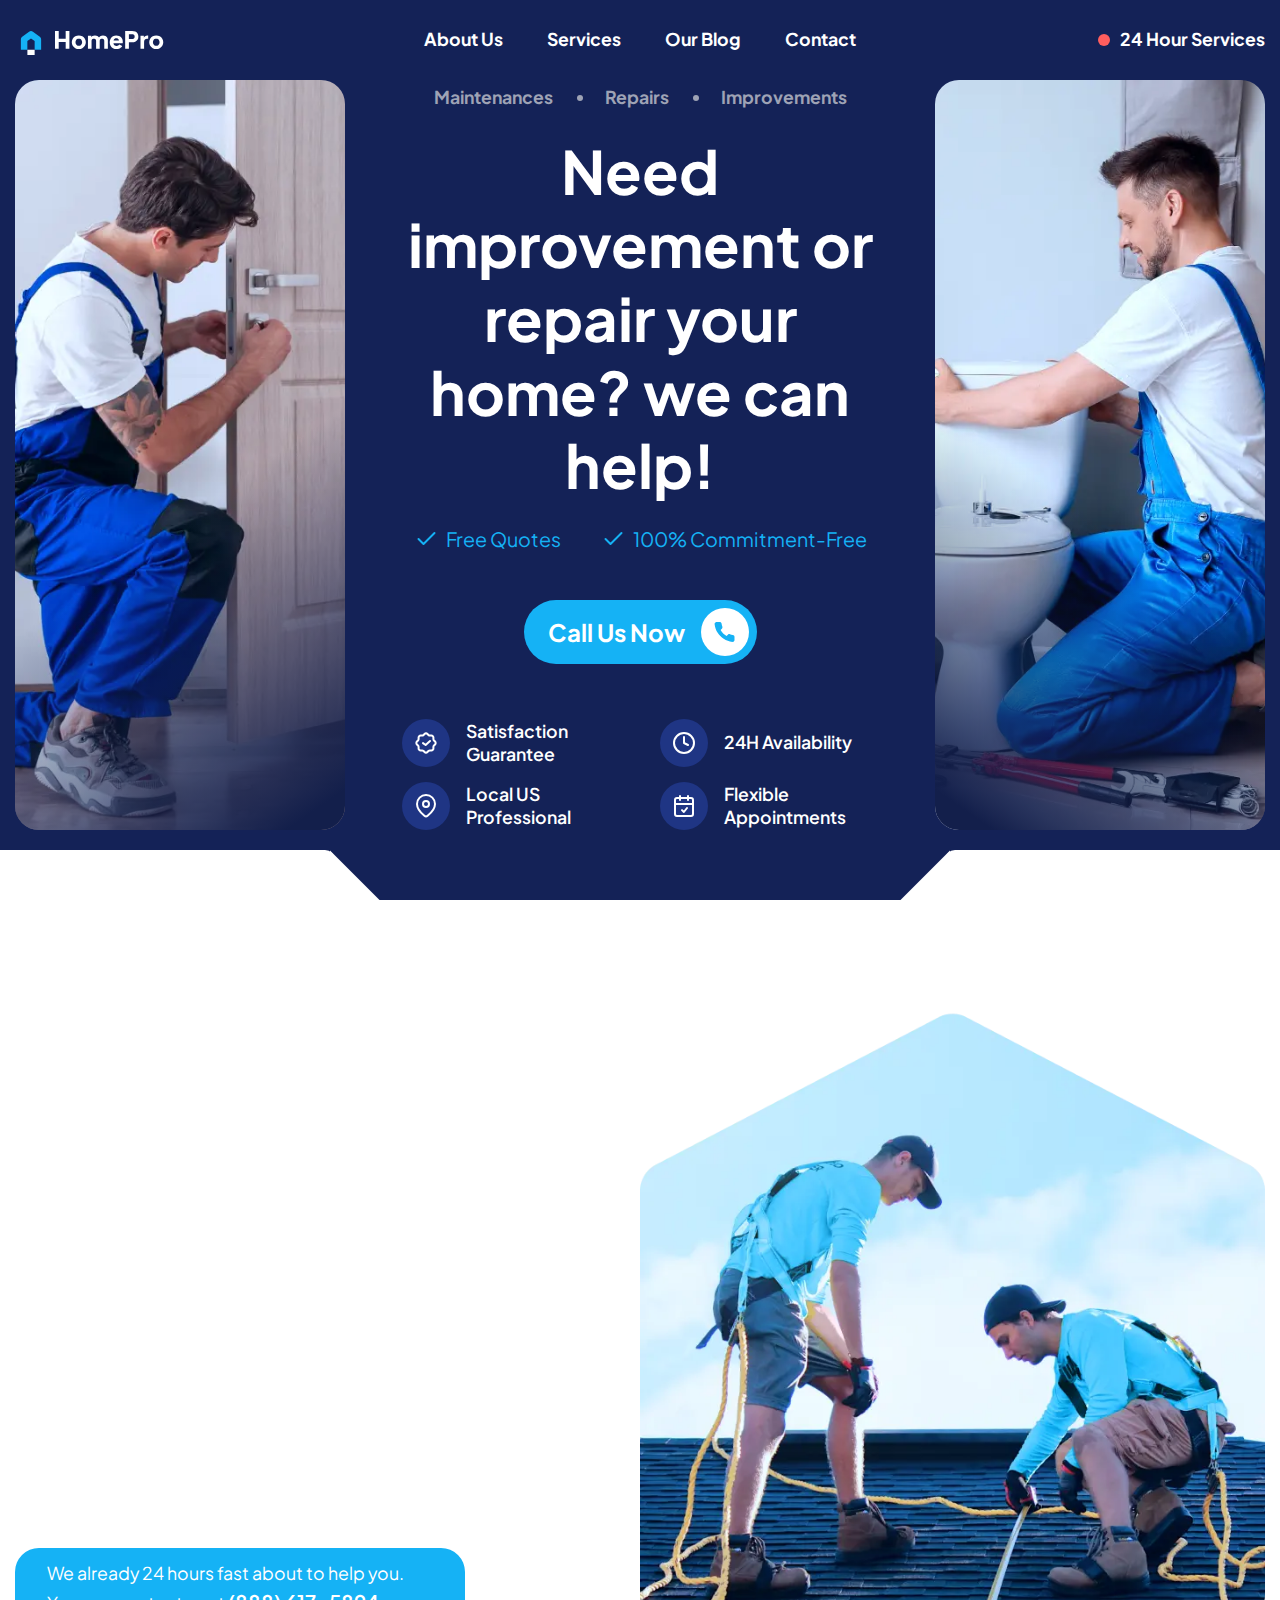
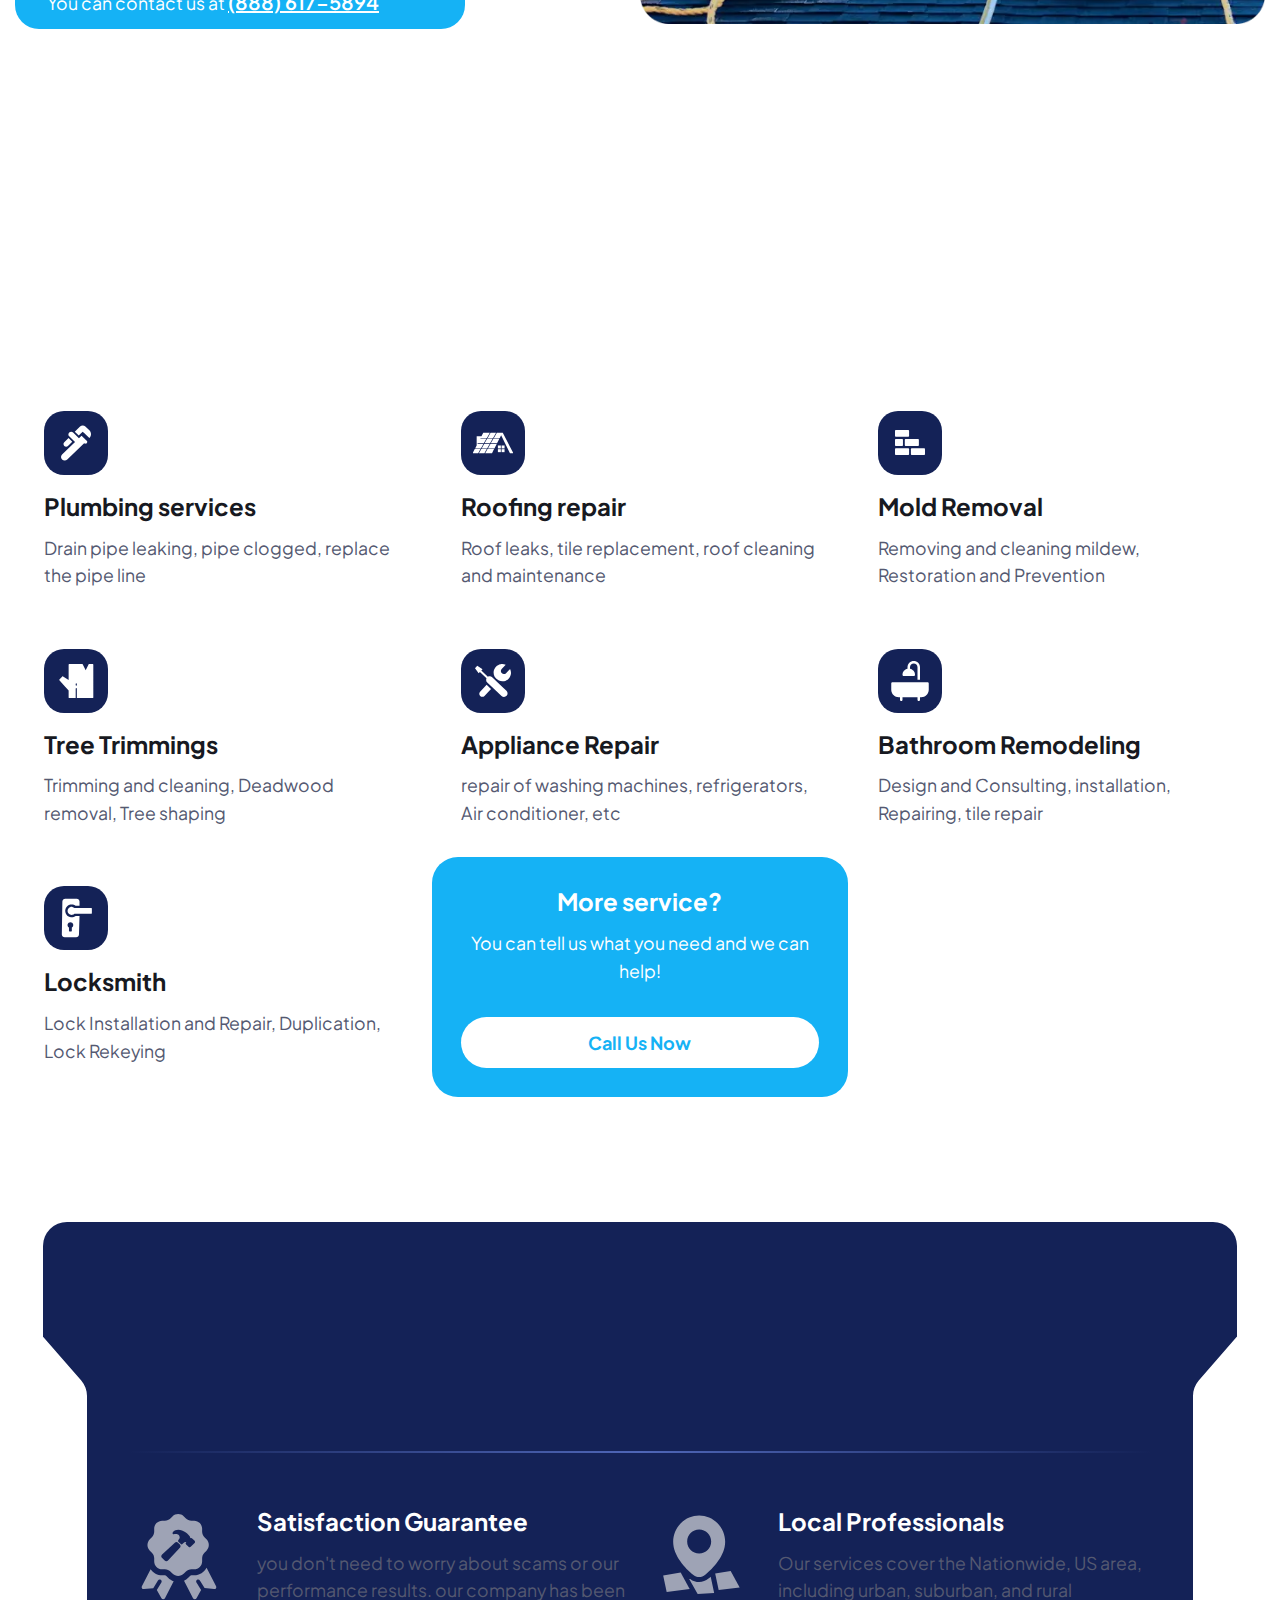
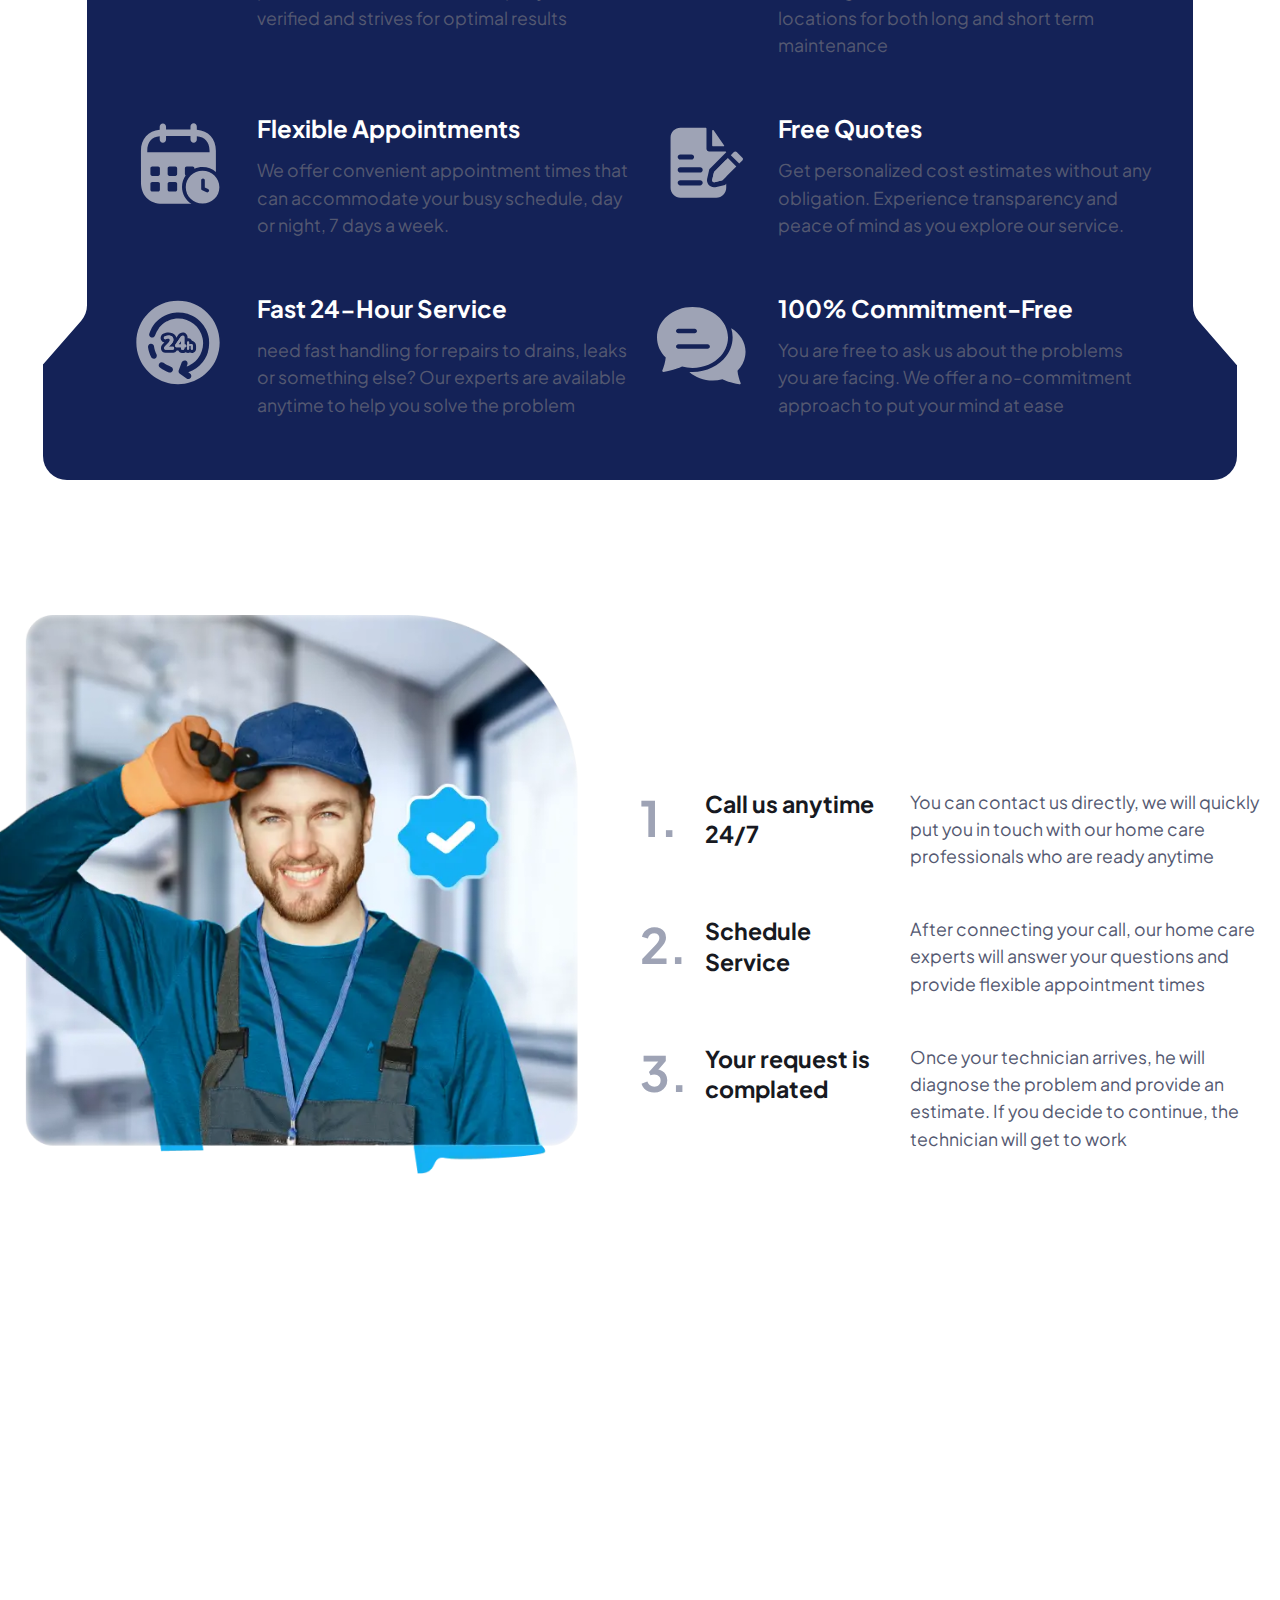
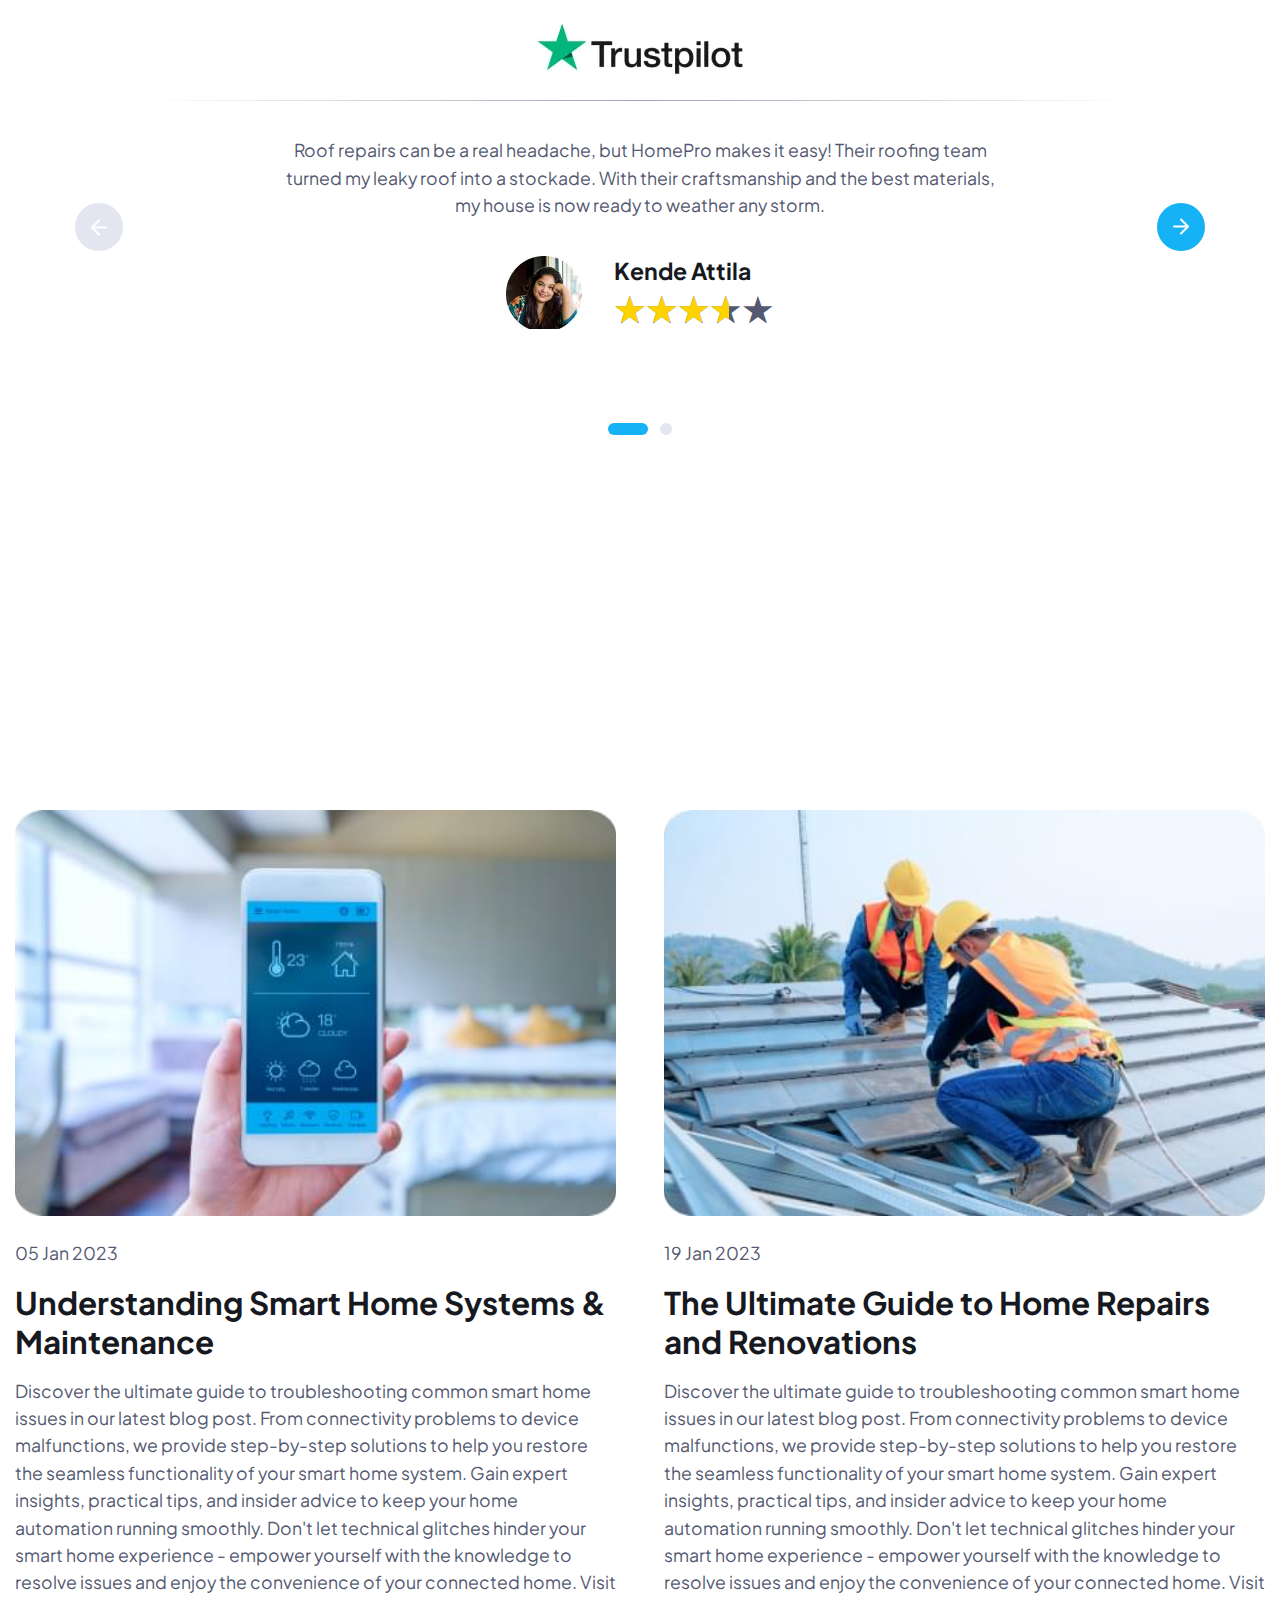
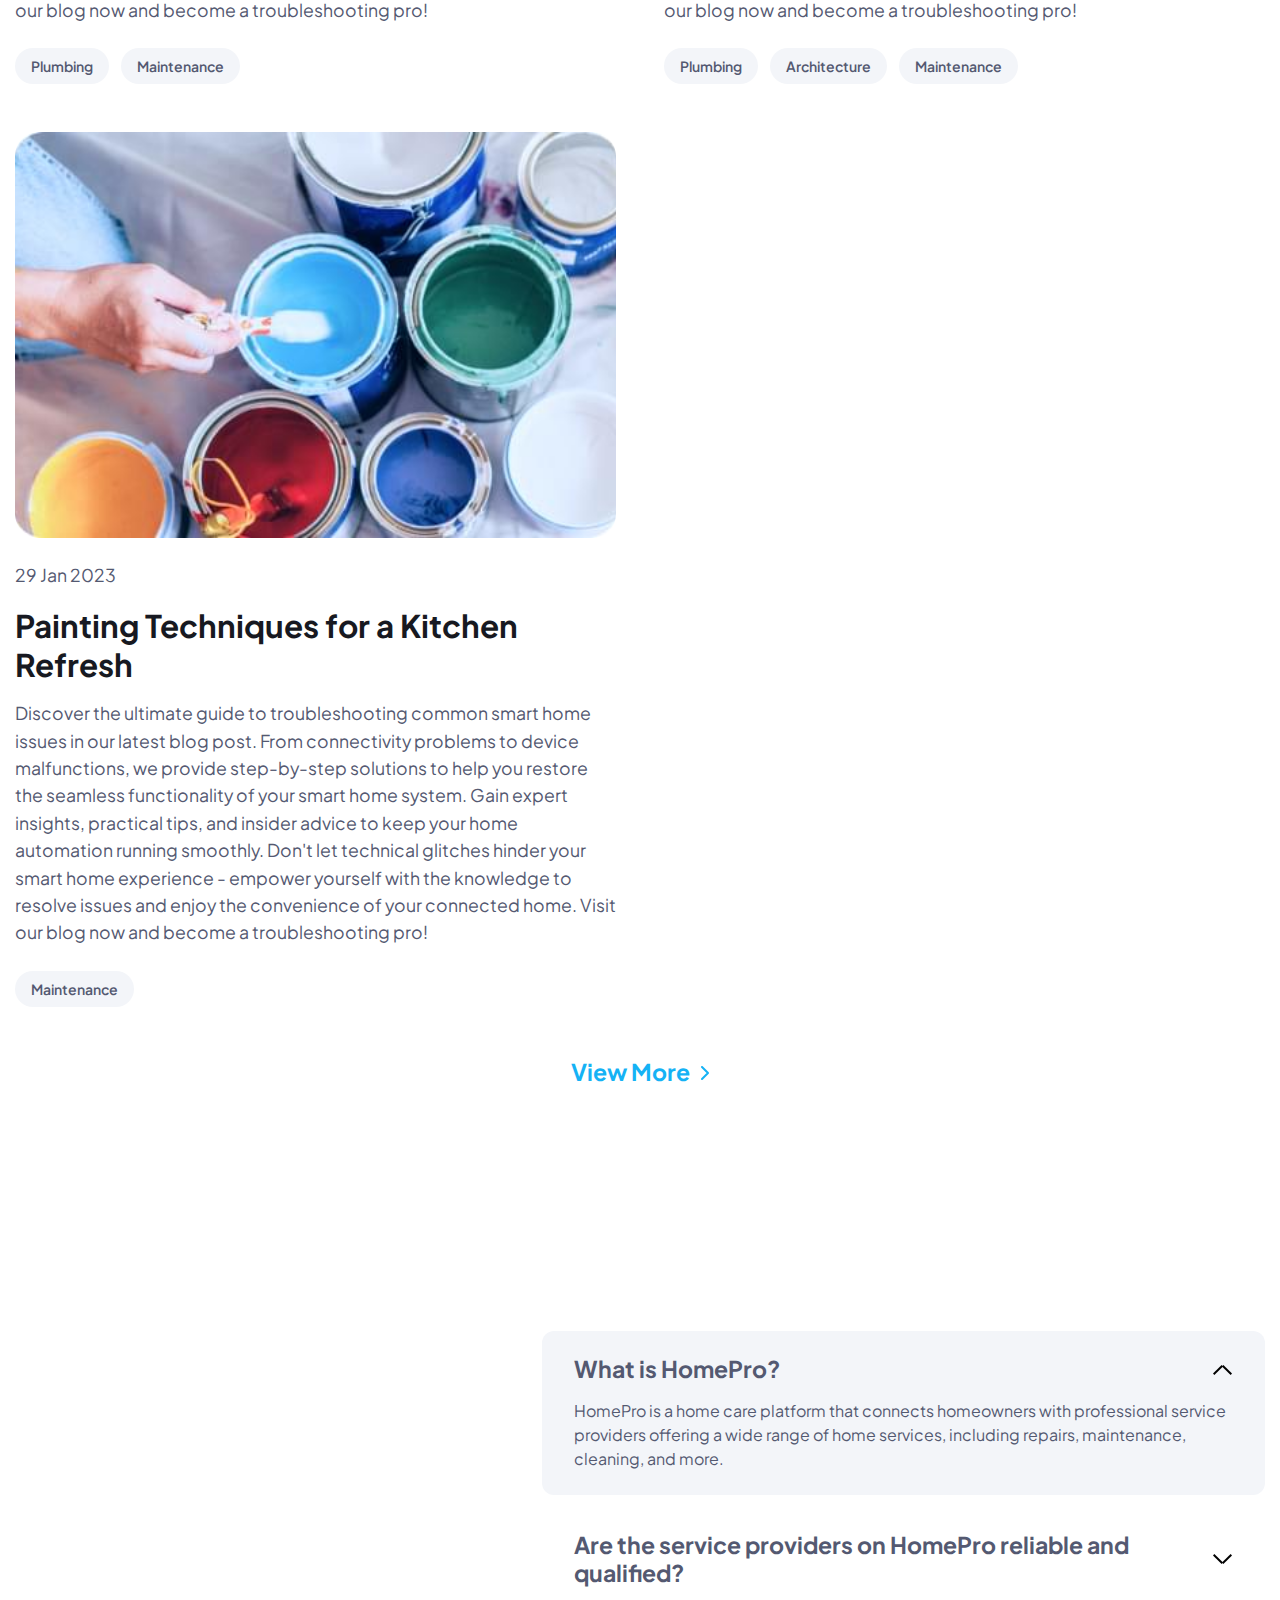
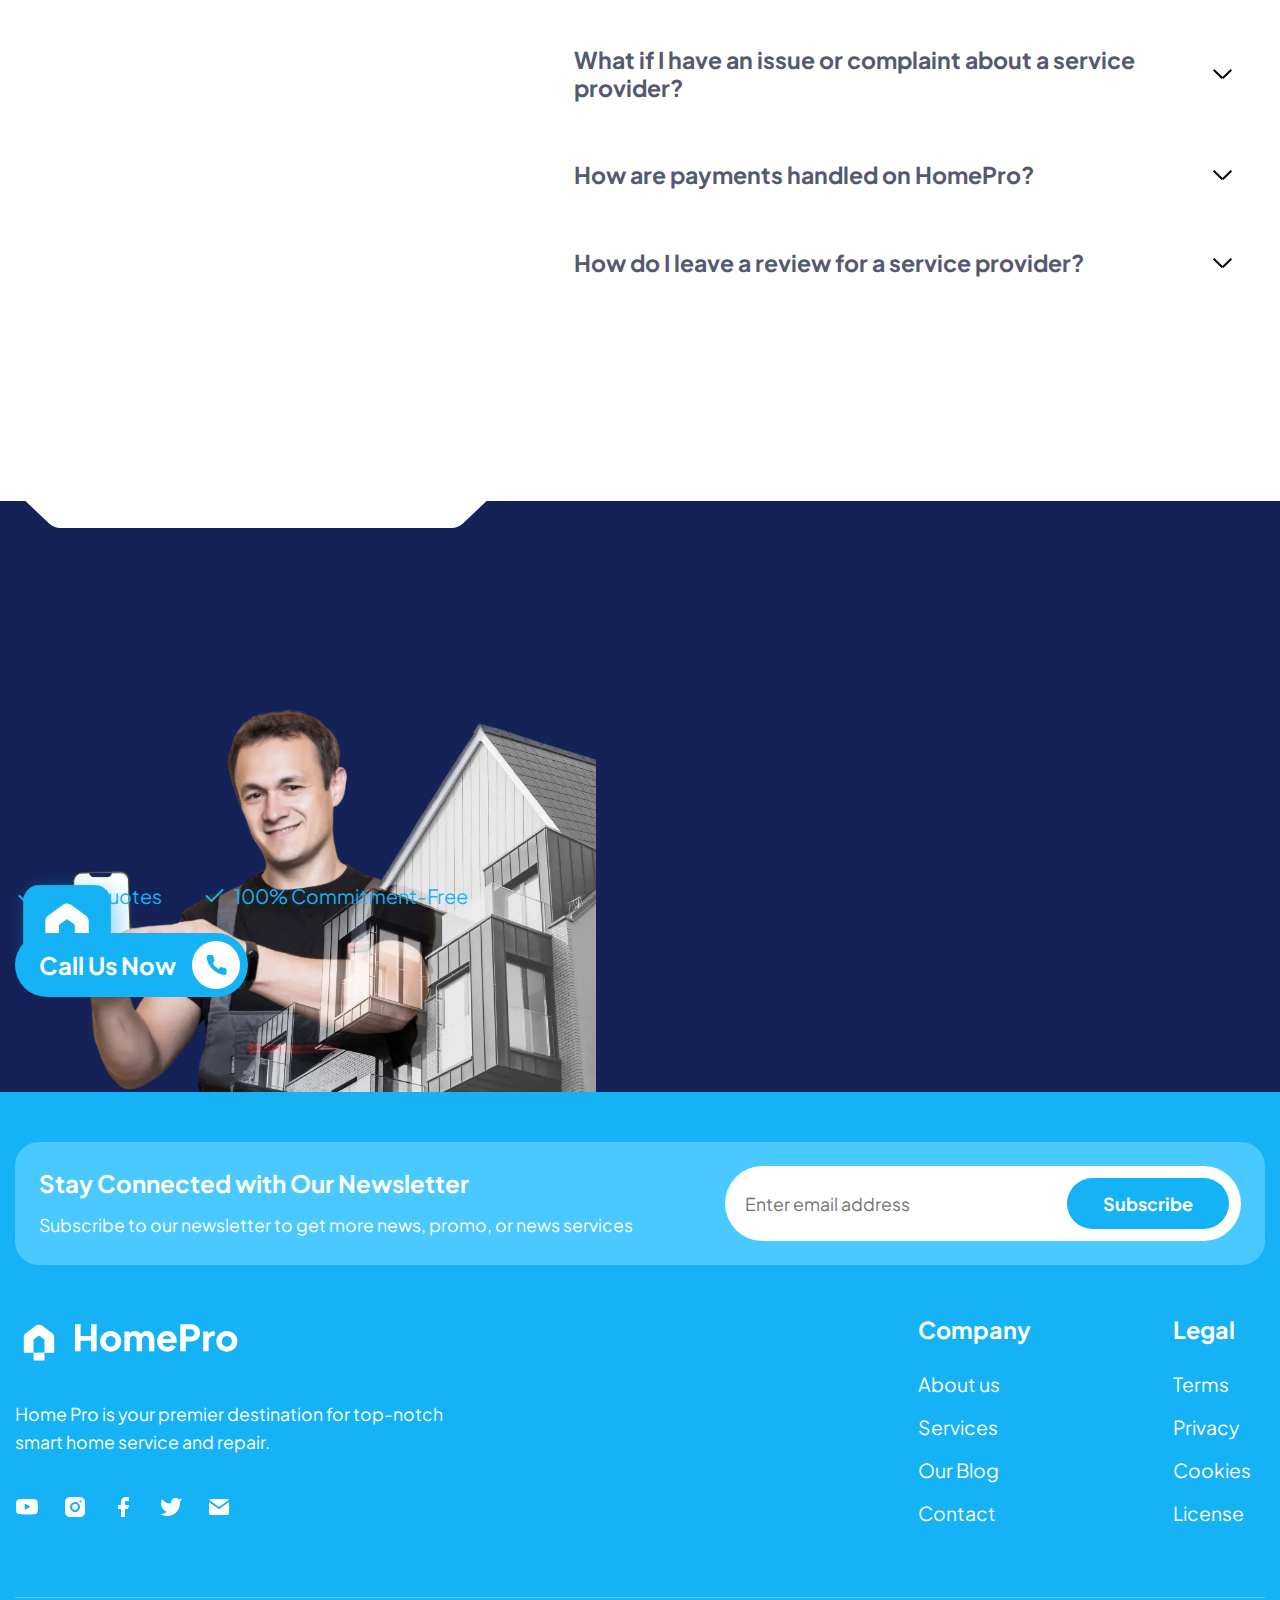
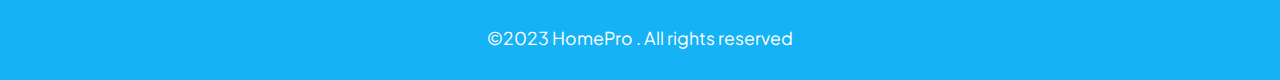
<file: index.html>
<!doctype html>
<html lang="en">
<!-- head -->

<head>
	<title>HomePro</title>
	<meta charset="UTF-8" />
	<meta name="format-detection" content="telephone=no" />
	<style>
		body {
			opacity: 0;
		}
	</style>
	<link rel="stylesheet" href="css/style.min.css?_v=20231106171034" />
	<link rel="shortcut icon" href="favicon.ico" />
	<!-- <meta name="robots" content="noindex, nofollow"> -->
	<meta name="viewport" content="width=device-width, initial-scale=1.0" />
</head>

<!-- head -->

<body>
	<div class="wrapper">
		<!-- headed -->
		<header class="header">
			<div class="header__container">
				<div class="header__logo">
					<img src="img/logo.svg" alt="" />
				</div>
				<div class="header__menu menu">
					<button type="button" class="menu__icon icon-menu"><span></span></button>
					<nav class="menu__body">
						<ul class="menu__list">
							<li class="menu__item">
								<a href="#" data-goto=".about" class="menu__link">About Us</a>
							</li>
							<li class="menu__item">
								<a href="#" data-goto=".services" class="menu__link">Services</a>
							</li>
							<li class="menu__item">
								<a href="#" data-goto=".blog" class="menu__link">Our Blog</a>
							</li>
							<li class="menu__item">
								<a href="#" data-goto=".talk" class="menu__link">Contact </a>
							</li>
						</ul>
					</nav>
				</div>
				<div data-da=".menu__body, 767.98" class="header__schedule">
					24 Hour Services
				</div>
			</div>
		</header>

		<!-- headed -->
		<main class="page">
			<!-- components -->
			<!-- <div class="block-header">
					<h2 class="block-header__title"></h2>
					<div class="block-header__text">
						<p></p>
					</div>
				</div> -->
			<!-- components -->

			<!-- hero -->
			<section data-watch class="hero">
				<div class="hero__image-ibg hero__image-ibg--left">
					<picture><source srcset="img/hero/image-left.webp" type="image/webp"><img src="img/hero/image-left.jpg" alt="img" /></picture>
				</div>
				<div class="hero__body">
					<div class="hero__content">
						<div class="hero__main">
							<ul class="hero__items items-hero">
								<li class="items-hero__item">Maintenances</li>
								<li class="items-hero__item">Repairs</li>
								<li class="items-hero__item">Improvements</li>
							</ul>
							<div class="hero__block-header block-header block-header--center">
								<h1 class="block-header__title block-header__title--big block-header__title--white">
									Need improvement or repair your home? we can help!
								</h1>
							</div>
							<ul class="hero__done done">
								<li class="done__item">Free Quotes</li>
								<li class="done__item">100% Commitment-Free</li>
							</ul>
						</div>
						<a href="#" class="hero__button button button--icon">
							<span>Call Us Now</span>
						</a>
					</div>
					<div class="hero__advantages advantages-hero">
						<div class="advantages-hero__item">
							<div class="advantages-hero__icon">
								<img src="img/icons/guarantee.svg" alt="icon" />
							</div>
							<div class="advantages-hero__text">
								<p>Satisfaction Guarantee</p>
							</div>
						</div>
						<div class="advantages-hero__item">
							<div class="advantages-hero__icon">
								<img src="img/icons/clock.svg" alt="icon" />
							</div>
							<div class="advantages-hero__text">
								<p>24H Availability</p>
							</div>
						</div>
						<div class="advantages-hero__item">
							<div class="advantages-hero__icon">
								<img src="img/icons/map-pin.svg" alt="icon" />
							</div>
							<div class="advantages-hero__text">
								<p>Local US Professional</p>
							</div>
						</div>
						<div class="advantages-hero__item">
							<div class="advantages-hero__icon">
								<img src="img/icons/calendar.svg" alt="icon" />
							</div>
							<div class="advantages-hero__text">
								<p>Flexible Appointments</p>
							</div>
						</div>
					</div>
				</div>
				<div class="hero__image-ibg hero__image-ibg--right">
					<picture><source srcset="img/hero/image-right.webp" type="image/webp"><img src="img/hero/image-right.jpg" alt="img" /></picture>
				</div>
				<div class="hero__decor decor-hero">
					<div class="decor-hero__item"></div>
					<div class="decor-hero__item"></div>
				</div>
			</section>

			<!-- hero -->

			<!-- about -->
			<section data-watch="navigator" data-watch-threshold="0.3" class="about">
				<div class="about__container">
					<div class="about__body">
						<div class="about__block-header block-header">
							<h2 class="block-header__title">Professional for your home services</h2>
							<div class="block-header__text">
								<p>
									You need help for home care? We are home care professionals focused
									in the US region. We provide several services that support home
									services
								</p>
							</div>
						</div>
						<ul class="about__items">
							<li class="about__item">Repair and Installation</li>
							<li class="about__item">Maintenance</li>
							<li class="about__item">Home Security about</li>
							<li class="about__item">Plumbing</li>
							<li class="about__item">Budget-friendly</li>
							<li class="about__item">Eco-friendly solutions</li>
						</ul>
						<div class="about__info">
							We already 24 hours fast about to help you. You can contact us at
							<a href="tel:8886175894">(888) 617-5894</a>
						</div>
					</div>
					<div class="about__image">
						<picture><source srcset="img/about/mens.webp" type="image/webp"><img src="img/about/mens.png" alt="img" /></picture>
					</div>
				</div>
			</section>

			<!-- about -->

			<!-- services -->
			<section data-watch="navigator" data-watch-threshold="0.3" class="services">
				<div class="services__container">
					<div class="services__block-header block-header block-header--center">
						<h2 class="block-header__title">Our Services</h2>
						<div class="block-header__text">
							<p>
								You have problems with leaking pipes, broken tiles, lost keys or want
								to tidy up the trees around you, of course you need our help!
							</p>
						</div>
					</div>
					<div class="services__items">
						<article class="services__item item-services">
							<div class="item-services__icon">
								<img src="img/icons/plumbing.svg" alt="icon" />
							</div>
							<h4 class="item-services__title">Plumbing services</h4>
							<div class="item-services__text">
								<p>Drain pipe leaking, pipe clogged, replace the pipe line</p>
							</div>
						</article>
						<article class="services__item item-services">
							<div class="item-services__icon">
								<img src="img/icons/roofting.svg" alt="icon" />
							</div>
							<h4 class="item-services__title">Roofing repair</h4>
							<div class="item-services__text">
								<p>Roof leaks, tile replacement, roof cleaning and maintenance</p>
							</div>
						</article>
						<article class="services__item item-services">
							<div class="item-services__icon">
								<img src="img/icons/mold.svg" alt="icon" />
							</div>
							<h4 class="item-services__title">Mold Removal</h4>
							<div class="item-services__text">
								<p>Removing and cleaning mildew, Restoration and Prevention</p>
							</div>
						</article>
						<article class="services__item item-services">
							<div class="item-services__icon">
								<img src="img/icons/three.svg" alt="icon" />
							</div>
							<h4 class="item-services__title">Tree Trimmings</h4>
							<div class="item-services__text">
								<p>Trimming and cleaning, Deadwood removal, Tree shaping</p>
							</div>
						</article>
						<article class="services__item item-services">
							<div class="item-services__icon">
								<img src="img/icons/appliance.svg" alt="icon" />
							</div>
							<h4 class="item-services__title">Appliance Repair</h4>
							<div class="item-services__text">
								<p>repair of washing machines, refrigerators, Air conditioner, etc</p>
							</div>
						</article>
						<article class="services__item item-services">
							<div class="item-services__icon">
								<img src="img/icons/bathroom.svg" alt="icon" />
							</div>
							<h4 class="item-services__title">Bathroom Remodeling</h4>
							<div class="item-services__text">
								<p>Design and Consulting, installation, Repairing, tile repair</p>
							</div>
						</article>
						<article class="services__item item-services">
							<div class="item-services__icon">
								<img src="img/icons/locksmith.svg" alt="icon" />
							</div>
							<h4 class="item-services__title">Locksmith</h4>
							<div class="item-services__text">
								<p>Lock Installation and Repair, Duplication, Lock Rekeying</p>
							</div>
						</article>
						<article class="services__item item-services item-services--blue">
							<h4 class="item-services__title">More service?</h4>
							<div class="item-services__text">
								<p>You can tell us what you need and we can help!</p>
							</div>
							<a href="#" class="item-services__button button button--fw button--white button--min">
								<span>Call Us Now</span>
							</a>
						</article>
					</div>
				</div>
			</section>

			<!-- services -->

			<!-- advanteges -->
			<section data-watch class="advantages">
				<div class="advantages__body">
					<div class="advantages__container">
						<div class="advantages__block-header block-header block-header--inline">
							<h2 class="block-header__title block-header__title--white">
								Fast, Friendly, and Satisfaction Guarantee
							</h2>
							<div class="block-header__text">
								<p>
									No matter how big or small your work is, whether it's for the
									interior or exterior of your home, we are ready to serve and help
									you solve your home problems.
								</p>
							</div>
						</div>
						<div class="advantages__items">
							<div class="advantages__item item-advantages">
								<div class="item-advantages__icon">
									<img src="img/icons/guarantee-filled.svg" alt="icon" />
								</div>
								<div class="item-advantages__body">
									<h4 class="item-advantages__title">Satisfaction Guarantee</h4>
									<div class="item-advantages__text">
										<p>
											you don't need to worry about scams or our performance results.
											our company has been verified and strives for optimal results
										</p>
									</div>
								</div>
							</div>
							<div class="advantages__item item-advantages">
								<div class="item-advantages__icon">
									<img src="img/icons//local-filled.svg" alt="icon" />
								</div>
								<div class="item-advantages__body">
									<h4 class="item-advantages__title">Local Professionals</h4>
									<div class="item-advantages__text">
										<p>
											Our services cover the Nationwide, US area, including urban,
											suburban, and rural locations for both long and short term
											maintenance
										</p>
									</div>
								</div>
							</div>
							<div class="advantages__item item-advantages">
								<div class="item-advantages__icon">
									<img src="img/icons/calendar-filled.svg" alt="icon" />
								</div>
								<div class="item-advantages__body">
									<h4 class="item-advantages__title">Flexible Appointments</h4>
									<div class="item-advantages__text">
										<p>
											We offer convenient appointment times that can accommodate your
											busy schedule, day or night, 7 days a week.
										</p>
									</div>
								</div>
							</div>
							<div class="advantages__item item-advantages">
								<div class="item-advantages__icon">
									<img src="img/icons/quotes-filled.svg" alt="icon" />
								</div>
								<div class="item-advantages__body">
									<h4 class="item-advantages__title">Free Quotes</h4>
									<div class="item-advantages__text">
										<p>
											Get personalized cost estimates without any obligation.
											Experience transparency and peace of mind as you explore our
											service.
										</p>
									</div>
								</div>
							</div>
							<div class="advantages__item item-advantages">
								<div class="item-advantages__icon">
									<img src="img/icons/hours-filled.svg" alt="icon" />
								</div>
								<div class="item-advantages__body">
									<h4 class="item-advantages__title">Fast 24-Hour Service</h4>
									<div class="item-advantages__text">
										<p>
											need fast handling for repairs to drains, leaks or something
											else? Our experts are available anytime to help you solve the
											problem
										</p>
									</div>
								</div>
							</div>
							<div class="advantages__item item-advantages">
								<div class="item-advantages__icon">
									<img src="img/icons/commitment-filled.svg" alt="icon" />
								</div>
								<div class="item-advantages__body">
									<h4 class="item-advantages__title">100% Commitment-Free</h4>
									<div class="item-advantages__text">
										<p>
											You are free to ask us about the problems you are facing. We
											offer a no-commitment approach to put your mind at ease
										</p>
									</div>
								</div>
							</div>
						</div>
					</div>
				</div>
			</section>

			<!-- advanteges -->

			<!-- how -->
			<section data-watch class="how">
				<div class="how__container">
					<div class="how__image">
						<picture><source srcset="img/how/worker.webp" type="image/webp"><img src="img/how/worker.jpg" alt="img" /></picture>
					</div>
					<div class="how__content">
						<div class="how__block-header block-header">
							<h2 class="block-header__title">How HomePro works?</h2>
						</div>
						<ol class="how__list list-how">
							<li class="list-how__item">
								<span class="list-how__title">Call us anytime 24/7</span>
								<span class="list-how__text text">
									You can contact us directly, we will quickly put you in touch with
									our home care professionals who are ready anytime
								</span>
							</li>
							<li class="list-how__item">
								<span class="list-how__title">Schedule Service</span>
								<span class="list-how__text text">
									After connecting your call, our home care experts will answer your
									questions and provide flexible appointment times
								</span>
							</li>
							<li class="list-how__item">
								<span class="list-how__title">Your request is complated</span>
								<span class="list-how__text text">
									Once your technician arrives, he will diagnose the problem and
									provide an estimate. If you decide to continue, the technician will
									get to work
								</span>
							</li>
						</ol>
					</div>
				</div>
			</section>

			<!-- how -->

			<!-- rewievs -->
			<section data-watch class="reviews">
				<div class="reviews__container">
					<div class="reviews__block-header block-header block-header--center">
						<h2 class="block-header__title">
							Here our original reviews from trusted platform
						</h2>
					</div>
					<div class="reviews__body">
						<div class="reviews__slider swiper">
							<div class="reviews__wrapper swiper-wrapper">
								<div class="reviews__slide slide-reviews swiper-slide">
									<div class="slide-reviews__logo">
										<picture><source srcset="img/review/trustpilot.webp" type="image/webp"><img src="img/review/trustpilot.jpg" alt="logo" /></picture>
									</div>
									<div class="slide-reviews__text text">
										<p>
											Roof repairs can be a real headache, but HomePro makes it easy!
											Their roofing team turned my leaky roof into a stockade. With
											their craftsmanship and the best materials, my house is now
											ready to weather any storm.
										</p>
									</div>
									<div class="slide-reviews__user">
										<div class="slide-reviews__avatar">
											<picture><source srcset="img/review/avatar.webp" type="image/webp"><img src="img/review/avatar.jpg" alt="ava" /></picture>
										</div>
										<div class="slide-reviews__body">
											<div class="slide-reviews__name">Kende Attila</div>
											<div class="slide-reviews__rating rating">
												<div class="rating__body">
													<div class="rating__active"></div>
													<div class="rating__items">
														<input type="radio" class="rating__item" value="1" name="rating" />
														<input type="radio" class="rating__item" value="2" name="rating" />
														<input type="radio" class="rating__item" value="3" name="rating" />
														<input type="radio" class="rating__item" value="4" name="rating" />
														<input type="radio" class="rating__item" value="5" name="rating" />
													</div>
												</div>
												<div class="rating__value">3.6</div>
											</div>
										</div>
									</div>
								</div>
								<div class="reviews__slide slide-reviews swiper-slide">
									<div class="slide-reviews__logo">
										<picture><source srcset="img/review/trustpilot.webp" type="image/webp"><img src="img/review/trustpilot.jpg" alt="logo" /></picture>
									</div>
									<div class="slide-reviews__text text">
										<p>
											Roof repairs can be a real headache, but HomePro makes it easy!
											Their roofing team turned my leaky roof into a stockade. With
											their craftsmanship and the best materials, my house is now
											ready to weather any storm.
										</p>
									</div>
									<div class="slide-reviews__user">
										<div class="slide-reviews__avatar">
											<picture><source srcset="img/review/avatar.webp" type="image/webp"><img src="img/review/avatar.jpg" alt="ava" /></picture>
										</div>
										<div class="slide-reviews__body">
											<div class="slide-reviews__name">Kende Attila</div>
											<div class="slide-reviews__rating rating">
												<div class="rating__body">
													<div class="rating__active"></div>
													<div class="rating__items">
														<input type="radio" class="rating__item" value="1" name="rating" />
														<input type="radio" class="rating__item" value="2" name="rating" />
														<input type="radio" class="rating__item" value="3" name="rating" />
														<input type="radio" class="rating__item" value="4" name="rating" />
														<input type="radio" class="rating__item" value="5" name="rating" />
													</div>
												</div>
												<div class="rating__value">3.6</div>
											</div>
										</div>
									</div>
								</div>
							</div>
						</div>
						<button type="button" class="reviews__arrow reviews__arrow--left"></button>
						<button type="button" class="reviews__arrow reviews__arrow--right"></button>
						<div class="reviews__bullets"></div>
					</div>
				</div>
			</section>

			<!-- rewievs -->

			<!-- blog -->
			<section data-watch="navigator" data-watch-threshold="0.3" class="blog">
				<div class="blog__container">
					<div class="blog__block-header block-header block-header--center">
						<h2 class="block-header__title">Explore Insights in Our Blog</h2>
						<div class="block-header__text">
							<p>
								Find lots of insights and information on our blog. Explore, learn, and
								get inspired today.
							</p>
						</div>
					</div>
					<div class="blog__items">
						<!-- <article class="blog__item item-blog">
				<a href="#" class="item-blog__image-ibg">
					<picture><source srcset="img/blog/smart-home.webp" type="image/webp"><img src="img/blog/smart-home.jpg" alt="image" /></picture>
				</a>
				<div class="item-blog__date">19 Jan 2023</div>
				<h4 class="item-blog__title">
					<a href="#" class="item-blog__link-title">
						Understanding Smart Home Systems & Maintenance
					</a>
				</h4>
				<div class="item-blog__text text">
					<p>
						Discover the ultimate guide to troubleshooting common smart home
						issues in our latest blog post. From connectivity problems to device
						malfunctions, we provide step-by-step solutions to help you restore
						the seamless functionality of your smart home system. Gain expert
						insights, practical tips, and insider advice to keep your home
						automation running smoothly. Don't let technical glitches hinder
						your smart home experience - empower yourself with the knowledge to
						resolve issues and enjoy the convenience of your connected home.
						Visit our blog now and become a troubleshooting pro!
					</p>
				</div>
				<div class="item-blog__tags">
					<a href="#" class="item-blog__tag"> Plumbing </a>
					<a href="#" class="item-blog__tag"> Architecture </a>
					<a href="#" class="item-blog__tag"> Maintenance </a>
				</div>
			</article> -->
					</div>
					<button hidden type="button" class="blog__view-more">View More</button>
				</div>
			</section>

			<!-- blog -->

			<!-- questions -->
			<section data-watch class="questions">
				<div class="questions__container">
					<div class="questions__block-header block-header">
						<h2 class="block-header__title">Frequently Asked Questions</h2>
						<div class="block-header__text">
							<p>Still need help? <a href="#">Get Help Now</a></p>
						</div>
					</div>
					<div data-spollers data-one-spoller class="questions__spollers spollers-questions">
						<details data-open class="spollers-questions__item">
							<summary class="spollers-questions__title">What is HomePro?</summary>
							<div class="spollers-questions__body">
								<p>
									HomePro is a home care platform that connects homeowners with
									professional service providers offering a wide range of home
									services, including repairs, maintenance, cleaning, and more.
								</p>
							</div>
						</details>
						<details class="spollers-questions__item">
							<summary class="spollers-questions__title">
								Are the service providers on HomePro reliable and qualified?
							</summary>
							<div class="spollers-questions__body">
								<p>
									HomePro is a home care platform that connects homeowners with
									professional service providers offering a wide range of home
									services, including repairs, maintenance, cleaning, and more.
								</p>
							</div>
						</details>
						<details class="spollers-questions__item">
							<summary class="spollers-questions__title">
								What if I have an issue or complaint about a service provider?
							</summary>
							<div class="spollers-questions__body">
								<p>
									HomePro is a home care platform that connects homeowners with
									professional service providers offering a wide range of home
									services, including repairs, maintenance, cleaning, and more.
								</p>
							</div>
						</details>
						<details class="spollers-questions__item">
							<summary class="spollers-questions__title">
								How are payments handled on HomePro?
							</summary>
							<div class="spollers-questions__body">
								<p>
									HomePro is a home care platform that connects homeowners with
									professional service providers offering a wide range of home
									services, including repairs, maintenance, cleaning, and more.
								</p>
							</div>
						</details>
						<details class="spollers-questions__item">
							<summary class="spollers-questions__title">
								How do I leave a review for a service provider?
							</summary>
							<div class="spollers-questions__body">
								<p>
									HomePro is a home care platform that connects homeowners with
									professional service providers offering a wide range of home
									services, including repairs, maintenance, cleaning, and more.
								</p>
							</div>
						</details>
					</div>
				</div>
			</section>

			<!-- questions -->

			<!-- talk -->
			<section data-watch="navigator" data-watch-threshold="0.3" class="talk">
				<div class="talk__container">
					<div class="talk__content">
						<div class="talk__block-header block-header">
							<h1 class="block-header__title block-header__title--big block-header__title--white">
								Need improvement or repair your home? we can help!
							</h1>
						</div>
						<ul class="talk__done done">
							<li class="done__item">Free Quotes</li>
							<li class="done__item">100% Commitment-Free</li>
						</ul>
						<a href="#" class="talk__button button button--icon">
							<span>Call Us Now</span>
						</a>
					</div>
				</div>
				<div class="talk__image">
					<picture><source srcset="img/talk/bg-image.webp" type="image/webp"><img src="img/talk/bg-image.png" alt="image" /></picture>
				</div>
			</section>

			<!-- talk -->
		</main>
		<!-- footer -->
		<footer class="footer">
			<div class="footer__container">
				<div class="footer__content">
					<div class="footer__subscribe subscribe">
						<div class="subscribe__body">
							<h3 class="subscribe__title">Stay Connected with Our Newsletter</h3>
							<div class="subscribe__text text">
								<p>
									Subscribe to our newsletter to get more news, promo, or news
									services
								</p>
							</div>
						</div>
						<form action="#" class="subscribe__form">
							<input data-required="email" autocomplete="off" type="text" name="form[]" data-error="Enter correct email" placeholder="Enter email address" class="subscribe__input input" />
							<button type="submit" class="subscribe__button button button--min">
								Subscribe
							</button>
						</form>
					</div>
					<div class="footer__body">
						<div class="footer__info">
							<div class="footer__logo">
								<img src="img/logo-footer.svg" alt="logo" />
							</div>
							<div class="footer__text text">
								<p>
									Home Pro is your premier destination for top-notch smart home
									service and repair.
								</p>
							</div>
							<ul class="footer__social social">
								<li class="social__item">
									<a href="#" class="social__link">
										<img src="img/footer/youtube.svg" alt="icon" />
									</a>
								</li>
								<li class="social__item">
									<a href="#" class="social__link">
										<img src="img/footer/instagram.svg" alt="icon" />
									</a>
								</li>
								<li class="social__item">
									<a href="#" class="social__link">
										<img src="img/footer/facebook.svg" alt="icon" />
									</a>
								</li>
								<li class="social__item">
									<a href="#" class="social__link">
										<img src="img/footer/twitter.svg" alt="icon" />
									</a>
								</li>
								<li class="social__item">
									<a href="#" class="social__link">
										<img src="img/footer/mail.svg" alt="icon" />
									</a>
								</li>
							</ul>
						</div>
						<div class="footer__menu menu-footer">
							<div data-spollers="479" class="menu-footer__spollers">
								<details class="menu-footer__block">
									<summary class="menu-footer__title">Company</summary>
									<ul class="menu-footer__list">
										<li class="menu-footer__item">
											<a href="#" data-goto=".about" class="menu-footer__link">
												About us
											</a>
										</li>
										<li class="menu-footer__item">
											<a href="#" data-goto=".services" class="menu-footer__link">
												Services
											</a>
										</li>
										<li class="menu-footer__item">
											<a href="#" data-goto=".blog" class="menu-footer__link">
												Our Blog
											</a>
										</li>
										<li class="menu-footer__item">
											<a href="#" data-goto=".talk" class="menu-footer__link">
												Contact
											</a>
										</li>
									</ul>
								</details>
								<details class="menu-footer__block">
									<summary class="menu-footer__title">Legal</summary>
									<ul class="menu-footer__list">
										<li class="menu-footer__item">
											<a href="#" class="menu-footer__link"> Terms </a>
										</li>
										<li class="menu-footer__item">
											<a href="#" class="menu-footer__link"> Privacy </a>
										</li>
										<li class="menu-footer__item">
											<a href="#" class="menu-footer__link"> Cookies </a>
										</li>
										<li class="menu-footer__item">
											<a href="#" class="menu-footer__link"> License </a>
										</li>
									</ul>
								</details>
							</div>
						</div>
					</div>
				</div>
				<div class="footer__copy">©2023 HomePro . All rights reserved</div>
			</div>
		</footer>

		<!-- footer -->
	</div>
	<!-- scripts -->
	<script src="js/app.min.js?_v=20231106171034"></script>
	<!-- scripts -->
</body>

</html>
</file>
<file: css/style.min.css>
@charset "UTF-8";@import url(https://fonts.googleapis.com/css?family=Plus+Jakarta+Sans:regular,500,600,700,800&display=swap);*{padding:0;margin:0;border:0}*,:after,:before{-webkit-box-sizing:border-box;box-sizing:border-box}body,html{height:100%;min-width:320px}body{color:#545971;line-height:1;font-family:"Plus Jakarta Sans";font-size:1.125rem;-ms-text-size-adjust:100%;-moz-text-size-adjust:100%;-webkit-text-size-adjust:100%;-webkit-font-smoothing:antialiased;-moz-osx-font-smoothing:grayscale}button,input,textarea{font-family:"Plus Jakarta Sans";font-size:inherit;line-height:inherit}button{cursor:pointer;color:inherit;background-color:transparent}a{color:inherit;text-decoration:none}ul li{list-style:none}img{vertical-align:top}h1,h2,h3,h4,h5,h6{font-weight:inherit;font-size:inherit}.lock body{overflow:hidden;-ms-touch-action:none;touch-action:none;-ms-scroll-chaining:none;overscroll-behavior:none}.loaded body{opacity:1;-webkit-transition:opacity .3s;transition:opacity .3s}.wrapper{min-height:100%;display:-webkit-box;display:-ms-flexbox;display:flex;-webkit-box-orient:vertical;-webkit-box-direction:normal;-ms-flex-direction:column;flex-direction:column;overflow:hidden}@supports (overflow:clip){.wrapper{overflow:clip}}.wrapper>main{-webkit-box-flex:1;-ms-flex:1 1 auto;flex:1 1 auto}.wrapper>*{min-width:0}[class*=__container]{max-width:91.25rem;margin:0 auto;padding:0 .9375rem}.button{display:-webkit-inline-box;display:-ms-inline-flexbox;display:inline-flex;padding:.5rem;min-height:4rem;-webkit-box-pack:center;-ms-flex-pack:center;justify-content:center;-webkit-box-align:center;-ms-flex-align:center;align-items:center;border-radius:3.75rem;background-color:#15b2f5;color:#fff;font-size:1.5rem;font-weight:700;line-height:1.3;-webkit-transition:all .5s;transition:all .5s}.button--white{background-color:#fff;color:#15b2f5}.button--min{font-size:1.125rem;line-height:1.5;padding:.75rem 2.25rem;min-height:0}.button--icon span{display:-webkit-box;display:-ms-flexbox;display:flex;-webkit-box-align:center;-ms-flex-align:center;align-items:center;-webkit-box-pack:center;-ms-flex-pack:center;justify-content:center;gap:1rem;padding-left:1rem}.button--icon span::after{content:"";background:#fff url(../img/icons/phone.svg) center no-repeat;-webkit-box-flex:0;-ms-flex:0 0 3rem;flex:0 0 3rem;width:3rem;height:3rem;border-radius:50%}.button--fw{width:100%}input[type=email],input[type=tel],input[type=text],textarea{-webkit-appearance:none;-moz-appearance:none;appearance:none}.input{border-radius:0!important;width:100%;display:block}.input[placeholder]:not([data-placeholder-nohiden])::-webkit-input-placeholder{-webkit-transition:opacity .3s;transition:opacity .3s}.input[placeholder]:not([data-placeholder-nohiden])::-moz-placeholder{-moz-transition:opacity .3s;transition:opacity .3s}.input[placeholder]:not([data-placeholder-nohiden]):-ms-input-placeholder{-ms-transition:opacity .3s;transition:opacity .3s}.input[placeholder]:not([data-placeholder-nohiden])::-ms-input-placeholder{-ms-transition:opacity .3s;transition:opacity .3s}.input[placeholder]:not([data-placeholder-nohiden])::placeholder{-webkit-transition:opacity .3s;transition:opacity .3s}.input[placeholder]:not([data-placeholder-nohiden]):focus::-webkit-input-placeholder{opacity:0}.input[placeholder]:not([data-placeholder-nohiden]):focus::-moz-placeholder{opacity:0}.input[placeholder]:not([data-placeholder-nohiden]):focus:-ms-input-placeholder{opacity:0}.input[placeholder]:not([data-placeholder-nohiden]):focus::-ms-input-placeholder{opacity:0}.input[placeholder]:not([data-placeholder-nohiden]):focus::placeholder{opacity:0}textarea.input{resize:none;padding:0 0}.rating{display:-webkit-box;display:-ms-flexbox;display:flex;-webkit-box-align:end;-ms-flex-align:end;align-items:flex-end;font-size:2.25rem;line-height:.75;-webkit-transition:opacity .3s ease 0s;transition:opacity .3s ease 0s}.rating.rating_sending{opacity:.2}.rating.rating_set .rating__active,.rating.rating_set .rating__item{cursor:pointer}.rating__body{position:relative}.rating__body::before{content:"★★★★★";display:block}.rating__active{position:absolute;width:0%;height:100%;top:0;left:0;overflow:hidden}.rating__active::before{content:"★★★★★";position:absolute;width:100%;height:100%;top:0;left:0;color:#ffd300}.rating__items{display:-webkit-box;display:-ms-flexbox;display:flex;position:absolute;width:100%;height:100%;top:0;left:0}.rating__item{-webkit-box-flex:0;-ms-flex:0 0 20%;flex:0 0 20%;height:100%;opacity:0}.rating__value{font-size:50%;line-height:1;padding:0 0 0 10px}[class*=-ibg]{position:relative}[class*=-ibg] img{position:absolute;width:100%;height:100%;top:0;left:0;-o-object-fit:cover;object-fit:cover}[class*=-ibg--contain] img{-o-object-fit:contain;object-fit:contain}.list-how{list-style-type:none;counter-reset:item}.list-how li{position:relative}.list-how li:before{counter-increment:item;content:counter(item) ".";position:absolute;left:0;top:0}.block-header{display:-ms-grid;display:grid;-ms-grid-columns:auto;grid-template-columns:auto}.block-header--center{text-align:center}.block-header--inline{-ms-grid-columns:minmax(auto,36.625rem) minmax(auto,38.3125rem);grid-template-columns:minmax(auto,36.625rem) minmax(auto,38.3125rem);-webkit-box-pack:justify;-ms-flex-pack:justify;justify-content:space-between;-webkit-box-align:end;-ms-flex-align:end;align-items:end}.block-header__title{color:#171921;font-weight:700;line-height:1.23;-webkit-transform:translate(0,15%);-ms-transform:translate(0,15%);transform:translate(0,15%);opacity:0;-webkit-transition:opacity .5s,-webkit-transform .5s;transition:opacity .5s,-webkit-transform .5s;transition:transform .5s,opacity .5s;transition:transform .5s,opacity .5s,-webkit-transform .5s}.block-header__title--white{color:#fff}._watcher-view .block-header__title{-webkit-transform:translate(0,0);-ms-transform:translate(0,0);transform:translate(0,0);opacity:1}.block-header__text{line-height:1.55;-webkit-transform:translate(0,15%);-ms-transform:translate(0,15%);transform:translate(0,15%);opacity:0;-webkit-transition:opacity .5s .5s,-webkit-transform .5s .5s;transition:opacity .5s .5s,-webkit-transform .5s .5s;transition:transform .5s .5s,opacity .5s .5s;transition:transform .5s .5s,opacity .5s .5s,-webkit-transform .5s .5s}._watcher-view .block-header__text{-webkit-transform:translate(0,0);-ms-transform:translate(0,0);transform:translate(0,0);opacity:1}.block-header__text p{line-height:1.55}.block-header__text a{font-weight:700;color:#15b2f5;text-decoration:underline}.done{display:-webkit-box;display:-ms-flexbox;display:flex;-ms-flex-wrap:wrap;flex-wrap:wrap;-webkit-column-gap:2.5rem;-moz-column-gap:2.5rem;column-gap:2.5rem;row-gap:.5rem}.done__item{color:#15b2f5;padding-left:2rem;font-size:1.25rem;line-height:1.33;background:url(../img/icons/check-blue.svg) left .0625rem no-repeat}.text{line-height:1.55}.text p:not(:last-child){margin-bottom:.9375rem}.header{background-color:#142257;position:fixed;top:0;left:0;width:100%;z-index:50}.header__container{min-height:5rem;display:-ms-grid;display:grid;-ms-grid-columns:10.625rem 1fr 10.625rem;grid-template-columns:10.625rem 1fr 10.625rem;-webkit-box-align:center;-ms-flex-align:center;align-items:center;gap:.9375rem;padding-top:.625rem;padding-bottom:.625rem}.header__logo{position:relative;z-index:5}.header__schedule{-ms-grid-column-align:end;justify-self:end;font-weight:700;line-height:1.33;color:#fff;display:-webkit-box;display:-ms-flexbox;display:flex;-webkit-box-align:center;-ms-flex-align:center;align-items:center;gap:.625rem}.header__schedule::before{content:"";border-radius:50%;background-color:#ff5e5e;-webkit-box-flex:0;-ms-flex:0 0 .75rem;flex:0 0 .75rem;width:.75rem;height:.75rem}.menu{-ms-grid-column-align:center;justify-self:center}.menu-open .menu__body{left:0}.menu-open .menu__body::before{content:"";left:0}.menu__list{display:-webkit-box;display:-ms-flexbox;display:flex;-ms-flex-wrap:wrap;flex-wrap:wrap;row-gap:.3125rem}.menu__link{font-weight:700;line-height:1.33;color:#fff}.menu__link._navigator-active{text-decoration:underline}.icon-menu{display:none}.hero{min-height:100vh;display:-ms-grid;display:grid;padding:5rem .9375rem 3.75rem .9375rem;background-color:#142257;position:relative}.hero__image-ibg{position:relative;border-radius:1.5rem;overflow:hidden}.hero__image-ibg img{-o-object-position:top;object-position:top}.hero__image-ibg::after{content:"";position:absolute;top:0;left:0;width:100%;height:100%;background-image:linear-gradient(-35deg,#131f4b 4.15%,rgba(19,31,75,0) 43.25%)}.hero__image-ibg--right::after{background-image:linear-gradient(35deg,#131f4b 4.15%,rgba(19,31,75,0) 43.25%)}.hero__body{display:-webkit-box;display:-ms-flexbox;display:flex;-webkit-box-orient:vertical;-webkit-box-direction:normal;-ms-flex-direction:column;flex-direction:column;row-gap:3.125rem}.hero__content{-webkit-box-flex:1;-ms-flex:1 1 auto;flex:1 1 auto;display:-webkit-box;display:-ms-flexbox;display:flex;-webkit-box-pack:center;-ms-flex-pack:center;justify-content:center;-webkit-box-align:center;-ms-flex-align:center;align-items:center;-webkit-box-orient:vertical;-webkit-box-direction:normal;-ms-flex-direction:column;flex-direction:column}.hero__main{display:-ms-grid;display:grid;gap:1.5rem}.hero__main:not(:last-child){margin-bottom:3rem}.hero__done{-webkit-box-pack:center;-ms-flex-pack:center;justify-content:center;-webkit-box-align:center;-ms-flex-align:center;align-items:center}.hero__block-header{max-width:41.875rem}.items-hero{display:-webkit-box;display:-ms-flexbox;display:flex;-ms-flex-wrap:wrap;flex-wrap:wrap;-webkit-box-align:center;-ms-flex-align:center;align-items:center;-webkit-box-pack:center;-ms-flex-pack:center;justify-content:center;-webkit-column-gap:3.25rem;-moz-column-gap:3.25rem;column-gap:3.25rem}.items-hero__item{color:#9ea3b5;font-weight:700;line-height:1.4;position:relative}.items-hero__item:not(:last-child)::after{content:"";position:absolute;top:calc(50% - .125rem);right:-1.875rem;width:.375rem;height:.375rem;border-radius:50%;background-color:#9ea3b5}.advantages-hero{display:-ms-grid;display:grid;-ms-grid-columns:(auto)[4];grid-template-columns:repeat(4,auto);row-gap:.9375rem}.advantages-hero__item{display:-webkit-box;display:-ms-flexbox;display:flex;-webkit-box-align:center;-ms-flex-align:center;align-items:center;gap:1rem;position:relative}.advantages-hero__icon{display:-webkit-inline-box;display:-ms-inline-flexbox;display:inline-flex;-webkit-box-align:center;-ms-flex-align:center;align-items:center;-webkit-box-pack:center;-ms-flex-pack:center;justify-content:center;border-radius:50%;padding:.3125rem;-webkit-box-flex:0;-ms-flex:0 0 3rem;flex:0 0 3rem;width:3rem;height:3rem;background-color:#1f3584}.advantages-hero__icon img{max-width:100%}.advantages-hero__text{color:#fff;font-weight:600;line-height:1.33}.decor-hero__item{position:absolute;bottom:0;height:3.125rem;background-color:#fff}.decor-hero__item:first-child{left:0;border-radius:0 .625rem 0 0}.decor-hero__item:first-child::after{content:"";position:absolute;bottom:0;right:0;width:0;height:0;-webkit-transform:translate(calc(100% - .3125rem),.03125rem);-ms-transform:translate(calc(100% - .3125rem),.03125rem);transform:translate(calc(100% - .3125rem),.03125rem);border-top:3.125rem solid transparent;border-left:3.125rem solid #fff;border-bottom:0 solid transparent}.decor-hero__item:last-child{right:0;border-radius:.625rem 0 0 0}.decor-hero__item:last-child::after{content:"";position:absolute;bottom:0;left:0;width:0;height:0;-webkit-transform:translate(calc(-100% + .3125rem),.03125rem);-ms-transform:translate(calc(-100% + .3125rem),.03125rem);transform:translate(calc(-100% + .3125rem),.03125rem);border-top:3.125rem solid transparent;border-right:3.125rem solid #fff;border-bottom:0 solid transparent}.about__container{display:-ms-grid;display:grid;-ms-grid-columns:(1fr)[2];grid-template-columns:repeat(2,1fr);row-gap:1.875rem}.about__items{display:-ms-grid;display:grid;-ms-grid-columns:(1fr)[2];grid-template-columns:repeat(2,1fr)}.about__item{background:url(../img/icons/check-dark.svg) 0 .5em no-repeat;padding-left:1.75rem;font-weight:700;line-height:1.4;color:#1f3584;opacity:0;-webkit-transform:translate(0,15%);-ms-transform:translate(0,15%);transform:translate(0,15%);-webkit-transition:opacity .5s,-webkit-transform .5s;transition:opacity .5s,-webkit-transform .5s;transition:opacity .5s,transform .5s;transition:opacity .5s,transform .5s,-webkit-transform .5s}._watcher-view .about__item{-webkit-transform:translate(0,0);-ms-transform:translate(0,0);transform:translate(0,0);opacity:1}._watcher-view .about__item:nth-child(1){-webkit-transition-delay:.55s;transition-delay:.55s}._watcher-view .about__item:nth-child(2){-webkit-transition-delay:.7s;transition-delay:.7s}._watcher-view .about__item:nth-child(3){-webkit-transition-delay:.85s;transition-delay:.85s}._watcher-view .about__item:nth-child(4){-webkit-transition-delay:1s;transition-delay:1s}._watcher-view .about__item:nth-child(5){-webkit-transition-delay:1.15s;transition-delay:1.15s}._watcher-view .about__item:nth-child(6){-webkit-transition-delay:1.3s;transition-delay:1.3s}.about__info{border-radius:1.5rem;background-color:#15b2f5;padding:.75rem 2rem;color:#fff;line-height:1.5}.about__info a{white-space:nowrap;font-size:1.25rem;font-weight:600;text-decoration:underline}.about__image{text-align:center}.about__image img{max-width:100%}.services__block-header{max-width:35rem;margin:0 auto}.services__items{display:-ms-grid;display:grid;-ms-grid-columns:auto;grid-template-columns:auto}.item-services{border-radius:1.625rem}.item-services--blue{color:#fff;text-align:center;background-color:#15b2f5}.item-services--blue .item-services__title{color:inherit}.item-services__icon{border-radius:1.25rem;background-color:#142257;width:4rem;height:4rem;display:-webkit-inline-box;display:-ms-inline-flexbox;display:inline-flex;-webkit-box-align:center;-ms-flex-align:center;align-items:center;-webkit-box-pack:center;-ms-flex-pack:center;justify-content:center}.item-services__icon img{max-width:100%}.item-services__icon:not(:last-child){margin-bottom:1rem}.item-services__title{color:#171921;font-size:1.5rem;font-weight:700;line-height:1.33}.item-services__title:not(:last-child){margin-bottom:.75rem}.item-services__text{line-height:1.55}.item-services__text:not(:last-child){margin-bottom:2rem}.advantages__body{background-color:#142257}.advantages__block-header{position:relative}.advantages__block-header::after{content:"";position:absolute;left:0;width:100%;height:.125rem;background:-webkit-gradient(linear,left top,right top,from(rgba(20,34,87,0)),color-stop(50%,#4f66b7),to(rgba(20,34,87,0)));background:linear-gradient(90deg,rgba(20,34,87,0) 0,#4f66b7 50%,rgba(20,34,87,0) 100%)}.advantages__items{display:-ms-grid;display:grid;-ms-grid-columns:(auto)[2];grid-template-columns:repeat(2,auto);-webkit-box-pack:justify;-ms-flex-pack:justify;justify-content:space-between;-webkit-column-gap:1.25rem;-moz-column-gap:1.25rem;column-gap:1.25rem}.advantages__item{max-width:39.375rem}.item-advantages{display:-webkit-box;display:-ms-flexbox;display:flex}.item-advantages__icon{-webkit-box-flex:0;-ms-flex:0 0 6.25rem;flex:0 0 6.25rem;height:6.25rem;display:-webkit-box;display:-ms-flexbox;display:flex;-webkit-box-align:center;-ms-flex-align:center;align-items:center;-webkit-box-pack:center;-ms-flex-pack:center;justify-content:center}.item-advantages__icon img{max-width:100%}.item-advantages__title{font-size:1.5rem;font-weight:700;line-height:1.33;color:#fff}.item-advantages__title:not(:last-child){margin-bottom:.75rem}.item-advantages__text{line-height:1.55}.how__container{display:-ms-grid;display:grid;-ms-grid-columns:(1fr)[2];grid-template-columns:repeat(2,1fr)}.how__image img{-webkit-transform:translate(-10%,0);-ms-transform:translate(-10%,0);transform:translate(-10%,0);max-width:100%}.how__block-header{max-width:25rem}.list-how{display:-ms-grid;display:grid}.list-how__item{display:-ms-grid;display:grid;-ms-grid-columns:10.625rem auto;grid-template-columns:10.625rem auto;gap:2.1875rem}.list-how__item::before{font-weight:700;line-height:120%;color:#9ea3b5}.list-how__title{font-weight:700;line-height:1.33;color:#171921}.reviews__container{max-width:72.5rem}.reviews__body{position:relative}.reviews__block-header{max-width:40.625rem;margin:0 auto}.reviews__arrow{position:absolute;top:50%;width:3rem;height:3rem;border-radius:50%;-webkit-transform:translate(0,-50%);-ms-transform:translate(0,-50%);transform:translate(0,-50%);background:#15b2f5 url(../img/icons/arrow.svg) center no-repeat}.reviews__arrow--left{left:0}.reviews__arrow--right{right:0;-webkit-transform:translate(0,-50%) rotate(-180deg);-ms-transform:translate(0,-50%) rotate(-180deg);transform:translate(0,-50%) rotate(-180deg)}.reviews__arrow.swiper-button-disabled{background:#e3e6f0 url(../img/icons/arrow.svg) center no-repeat;pointer-events:none;cursor:default}.reviews__bullets{display:-webkit-box;display:-ms-flexbox;display:flex;-webkit-box-align:center;-ms-flex-align:center;align-items:center;-webkit-box-pack:center;-ms-flex-pack:center;justify-content:center;-webkit-column-gap:.75rem;-moz-column-gap:.75rem;column-gap:.75rem;row-gap:.1875rem}.reviews__bullets .swiper-pagination-bullet{-webkit-box-flex:0;-ms-flex:0 0 .75rem;flex:0 0 .75rem;height:.75rem;border-radius:50%;background-color:#e3e6f0;cursor:pointer;-webkit-transition:all .3s;transition:all .3s}.reviews__bullets .swiper-pagination-bullet-active{background-color:#15b2f5;-webkit-box-flex:0;-ms-flex:0 0 2.5rem;flex:0 0 2.5rem;border-radius:.625rem}.slide-reviews{text-align:center}.slide-reviews__logo{position:relative;padding-bottom:1.5625rem}.slide-reviews__logo::before{content:"";position:absolute;bottom:0;left:0;width:100%;height:.0625rem;background:-webkit-gradient(linear,left top,right top,from(rgba(20,34,87,0)),color-stop(50%,#9ea3b5),to(rgba(20,34,87,0)));background:linear-gradient(90deg,rgba(20,34,87,0) 0,#9ea3b5 50%,rgba(20,34,87,0) 100%)}.slide-reviews__text{max-width:45.625rem;display:inline-block}.slide-reviews__user{display:-webkit-inline-box;display:-ms-inline-flexbox;display:inline-flex;gap:2rem;-webkit-box-flex:0;-ms-flex:0 0 4.5rem;flex:0 0 4.5rem;height:4.5rem;border-radius:50%;text-align:left}.slide-reviews__user img{max-width:100%}.slide-reviews__name{font-weight:700;line-height:1.33;color:#171921}.slide-reviews__name:not(:last-child){margin-bottom:.5rem}.slide-reviews__rating .rating__value{display:none}.blog__container{display:-ms-grid;display:grid}.blog__block-header{max-width:43.125rem;margin:0 auto}.blog__items{display:-ms-grid;display:grid;gap:3rem;grid-template-columns:repeat(auto-fill,minmax(25rem,1fr))}.blog__view-more{-ms-grid-column-align:center;justify-self:center;color:#15b2f5;font-weight:700;line-height:1.33;padding-right:.8333333333em;background:url(../img/icons/more.svg) right no-repeat}.item-blog{display:-ms-grid;display:grid}.item-blog__image-ibg{aspect-ratio:444/300;border-radius:1.5rem;overflow:hidden}.item-blog__image-ibg:not(:last-child){margin-bottom:1.5rem}.item-blog__image-ibg img{-webkit-transition:all .3s;transition:all .3s}.item-blog__date{line-height:1.55}.item-blog__date:not(:last-child){margin-bottom:1rem}.item-blog__title:not(:last-child){margin-bottom:1rem}.item-blog__link-title{color:#171921;font-weight:700;line-height:1.25}.item-blog__text:not(:last-child){margin-bottom:1.5rem}.item-blog__tags{display:-webkit-box;display:-ms-flexbox;display:flex;-ms-flex-wrap:wrap;flex-wrap:wrap;-webkit-column-gap:.75rem;-moz-column-gap:.75rem;column-gap:.75rem;row-gap:.3125rem}.item-blog__tag{padding:.5rem 1rem;border-radius:62.4375rem;background-color:#f3f5f9;font-size:.875rem;color:#545971;font-weight:600;line-height:1.43;-webkit-transition:all .3s;transition:all .3s}.questions__container{display:-ms-grid;display:grid;-webkit-box-align:start;-ms-flex-align:start;align-items:start;-ms-grid-columns:auto 57.85%;grid-template-columns:auto 57.85%;-webkit-column-gap:1.25rem;-moz-column-gap:1.25rem;column-gap:1.25rem;row-gap:1.875rem}.spollers-questions{display:-ms-grid;display:grid;gap:.75rem}.spollers-questions__item{border-radius:.75rem;padding:1.5rem 2rem;-webkit-transition:background-color .5s;transition:background-color .5s}.spollers-questions__item[open]{background-color:#f3f5f9}.spollers-questions__title{position:relative;-webkit-transition:all .5s;transition:all .5s;font-weight:700;line-height:1.2;list-style:none;padding-right:1.875rem}._spoller-init .spollers-questions__title{cursor:pointer}._spoller-init .spollers-questions__title::after,._spoller-init .spollers-questions__title::before{content:"";position:absolute;right:0;top:50%;background-color:#000;height:.125rem;width:.75rem;-webkit-transition:-webkit-transform .5s ease 0s;transition:-webkit-transform .5s ease 0s;transition:transform .5s ease 0s;transition:transform .5s ease 0s,-webkit-transform .5s ease 0s}._spoller-init .spollers-questions__title::before{-webkit-transform:translate(-75%,-50%) rotate(44deg);-ms-transform:translate(-75%,-50%) rotate(44deg);transform:translate(-75%,-50%) rotate(44deg)}._spoller-init .spollers-questions__title::after{-webkit-transform:translate(0,-50%) rotate(-44deg);-ms-transform:translate(0,-50%) rotate(-44deg);transform:translate(0,-50%) rotate(-44deg)}._spoller-init .spollers-questions__title._spoller-active::before{-webkit-transform:translateX(-75%) rotate(-44deg);-ms-transform:translateX(-75%) rotate(-44deg);transform:translateX(-75%) rotate(-44deg)}._spoller-init .spollers-questions__title._spoller-active::after{-webkit-transform:rotate(44deg);-ms-transform:rotate(44deg);transform:rotate(44deg)}.spollers-questions__title::marker{display:none}.spollers-questions__body{padding-top:1rem;font-size:1rem;line-height:1.5}.talk{position:relative;background-color:#142257}.talk__content{position:relative;z-index:2}.talk__content::before{content:"";position:absolute;top:0;left:0;background:url(../img/talk/decor-talk.svg) 0 0/83% no-repeat;width:100%;aspect-ratio:581/44}.talk__block-header:not(:last-child){margin-bottom:1rem}.talk__done:not(:last-child){margin-bottom:1.5rem}.talk__image img{max-width:100%}.footer{background-color:#15b2f5;color:#fff}.footer__body{display:-ms-grid;display:grid;-ms-grid-columns:auto auto;grid-template-columns:auto auto;gap:1.875rem;-webkit-box-pack:justify;-ms-flex-pack:justify;justify-content:space-between}.footer__info{max-width:28.75rem;display:-ms-grid;display:grid}.footer__copy{border-top:.0625rem solid rgba(255,255,255,.3);padding-top:2rem;padding-bottom:2rem;text-align:center}.subscribe{border-radius:1.5rem;background-color:#4ac9ff;padding:1.5rem;display:-ms-grid;display:grid;-ms-grid-columns:auto 32.25rem;grid-template-columns:auto 32.25rem;-webkit-box-align:center;-ms-flex-align:center;align-items:center;gap:1.5rem}.subscribe__title{font-size:1.5rem;font-weight:700;line-height:1.33}.subscribe__title:not(:last-child){margin-bottom:.75rem}.subscribe__form{border-radius:3.75rem;background-color:#fff;padding:.75rem;display:-webkit-box;display:-ms-flexbox;display:flex;position:relative}.subscribe__form .form__error{-webkit-transform:translate(10%,-50%);-ms-transform:translate(10%,-50%);transform:translate(10%,-50%);background-color:#142257;border-radius:.9375rem;font-size:.625rem;padding:.5rem;position:absolute;top:0;left:0;color:#fff}.subscribe__input{height:3.1875rem;-webkit-box-flex:1;-ms-flex:1 1 auto;flex:1 1 auto;padding:0 .5rem}.social{display:-webkit-box;display:-ms-flexbox;display:flex;-ms-flex-wrap:wrap;flex-wrap:wrap;-webkit-column-gap:1.5rem;-moz-column-gap:1.5rem;column-gap:1.5rem;row-gap:.3125rem}.menu-footer__spollers{display:-webkit-box;display:-ms-flexbox;display:flex;-ms-flex-wrap:wrap;flex-wrap:wrap}.menu-footer__title{position:relative;font-weight:700;line-height:1.33;list-style:none;padding-right:1.875rem}.menu-footer__title::marker{display:none}._spoller-init .menu-footer__title{cursor:pointer;padding-right:1.875rem}._spoller-init .menu-footer__title::after,._spoller-init .menu-footer__title::before{content:"";position:absolute;right:0;top:50%;background-color:#fff;height:.125rem;width:.625rem;-webkit-transition:-webkit-transform .5s ease 0s;transition:-webkit-transform .5s ease 0s;transition:transform .5s ease 0s;transition:transform .5s ease 0s,-webkit-transform .5s ease 0s}._spoller-init .menu-footer__title::before{-webkit-transform:translate(-75%,-50%) rotate(44deg);-ms-transform:translate(-75%,-50%) rotate(44deg);transform:translate(-75%,-50%) rotate(44deg)}._spoller-init .menu-footer__title::after{-webkit-transform:translate(0,-50%) rotate(-44deg);-ms-transform:translate(0,-50%) rotate(-44deg);transform:translate(0,-50%) rotate(-44deg)}._spoller-init .menu-footer__title._spoller-active::before{-webkit-transform:translateX(-75%) rotate(-44deg);-ms-transform:translateX(-75%) rotate(-44deg);transform:translateX(-75%) rotate(-44deg)}._spoller-init .menu-footer__title._spoller-active::after{-webkit-transform:rotate(44deg);-ms-transform:rotate(44deg);transform:rotate(44deg)}.menu-footer__list{padding-top:1.5rem;display:-ms-grid;display:grid;gap:.75rem}.menu-footer__link{line-height:1.6}.swiper{overflow:hidden}.swiper-initialized{-ms-touch-action:pan-y;touch-action:pan-y}.swiper-wrapper{width:100%;height:100%;-webkit-box-sizing:content-box;box-sizing:content-box;display:-webkit-box;display:-ms-flexbox;display:flex;position:relative}.swiper-vertical .swiper-wrapper{-webkit-box-orient:vertical;-webkit-box-direction:normal;-ms-flex-direction:column;flex-direction:column}.swiper-autoheight .swiper-wrapper{-webkit-box-align:start;-ms-flex-align:start;align-items:flex-start}.swiper-initialized .swiper-slide{-ms-flex-negative:0;flex-shrink:0}.swiper-android .swiper-slide,.swiper-android .swiper-wrapper{-webkit-transform:translate3d(0,0,0);transform:translate3d(0,0,0)}@media (min-width:37.5em){.reviews__body{padding:0 4.5rem}}@media (min-width:41.875em){.services__items{grid-template-columns:repeat(auto-fit,minmax(20rem,1fr))}}@media (min-width:41.875em) and (min-width:91.25em){.item-services{padding:2rem}}@media (min-width:47.99875em){.advantages__body{padding-right:4.375rem;padding-left:4.375rem;border-radius:1.5rem;position:relative}.advantages__body::after,.advantages__body::before{content:"";position:absolute;top:50%;-webkit-transform:translate(0,-50%);-ms-transform:translate(0,-50%);transform:translate(0,-50%);width:2.8125rem;height:73.3%;max-height:40.3125rem;background:url(../img/advantages/decoration.svg) left/auto 100% no-repeat}.advantages__body::before{left:0}.advantages__body::after{right:0;-webkit-transform:translate(0,-50%) rotate(180deg);-ms-transform:translate(0,-50%) rotate(180deg);transform:translate(0,-50%) rotate(180deg)}}@media (min-width:61.99875em){.hero{-ms-grid-columns:auto 1fr auto;grid-template-columns:auto 1fr auto}.about__body{max-width:36.25rem;padding-right:1.25rem}.about__info{max-width:28.125rem}.talk__container{display:-ms-grid;display:grid;-ms-grid-columns:(1fr)[2];grid-template-columns:repeat(2,1fr)}.talk__image{position:absolute;bottom:0;right:0;width:100%;display:-ms-grid;display:grid;-ms-grid-columns:(1fr)[2];grid-template-columns:repeat(2,1fr)}.talk__image img{-ms-grid-column:2;-ms-grid-column-span:1;grid-column:2/3;-ms-grid-column-align:end;justify-self:end}}@media (min-width:61.99875em) and (min-width:91.25em){.talk__container{gap:6.25rem}.talk__image{gap:6.25rem}}@media (min-width:91.25em){body{font-size:1.125rem}.block-header{gap:1.5rem}.block-header__title{font-size:3.25rem}.block-header__title--big{font-size:4rem}.done__item{font-size:1.25rem}.menu__list{-webkit-column-gap:3.4375rem;-moz-column-gap:3.4375rem;column-gap:3.4375rem}.hero__image-ibg{width:25.75rem}.hero__body{padding-left:5.1875rem}.hero__body{padding-right:5.1875rem}.advantages-hero{-webkit-column-gap:4rem;-moz-column-gap:4rem;column-gap:4rem}.decor-hero__item{width:26.25rem}.about{padding-top:7.6875rem}.about{padding-bottom:4rem}.about__body{padding-top:6.25rem}.about__block-header:not(:last-child){margin-bottom:3.375rem}.about__items{gap:2rem}.about__items:not(:last-child){margin-bottom:3.5rem}.about__item{font-size:1.25rem}.services{padding-top:7.5rem}.services{padding-bottom:8.75rem}.services__block-header:not(:last-child){margin-bottom:3.75rem}.advantages{padding-left:3.75rem}.advantages{padding-right:3.75rem}.advantages__body{padding-top:4rem}.advantages__body{padding-bottom:4rem}.advantages__block-header{padding-bottom:7.5rem}.advantages__block-header::after{bottom:3.75rem}.advantages__items{row-gap:3.75rem}.item-advantages{gap:2rem}.how{padding-top:9.6875rem}.how{padding-bottom:9.6875rem}.how__block-header:not(:last-child){margin-bottom:3.75rem}.list-how{gap:3.125rem}.list-how__item{padding-left:4.375rem}.list-how__item::before{font-size:3.25rem}.list-how__title{font-size:1.5rem}.reviews{padding-top:8.125rem}.reviews{padding-bottom:8.125rem}.reviews__block-header:not(:last-child){margin-bottom:5.625rem}.reviews__slider:not(:last-child){margin-bottom:6.625rem}.slide-reviews__logo:not(:last-child){margin-bottom:2.5rem}.slide-reviews__text:not(:last-child){margin-bottom:2.5rem}.slide-reviews__name{font-size:1.5rem}.blog{padding-top:5.25rem}.blog{padding-bottom:5.25rem}.blog__block-header:not(:last-child){margin-bottom:3.375rem}.blog__items:not(:last-child){margin-bottom:3.5rem}.blog__view-more{font-size:1.5rem}.item-blog__link-title{font-size:2rem}.questions{padding-top:11.875rem}.questions{padding-bottom:14.375rem}.spollers-questions__title{font-size:1.5rem}.talk__content{padding-top:10.3125rem}.talk__content{padding-bottom:6.5625rem}.footer__content{padding-top:3.25rem}.footer__content{padding-bottom:4.625rem}.footer__subscribe:not(:last-child){margin-bottom:3.375rem}.footer__info{gap:2rem}.menu-footer__spollers{gap:8.125rem}.menu-footer__title{font-size:1.5rem}.menu-footer__link{font-size:1.25rem}}@media (min-width:120.00625em){.advantages-hero__item:not(:last-child)::before{content:"";position:absolute;top:0;width:.0625rem;height:100%;background:-webkit-gradient(linear,left bottom,left top,from(rgba(20,34,87,0)),color-stop(50%,#4f66b7),to(rgba(20,34,87,0)));background:linear-gradient(0deg,rgba(20,34,87,0) 0,#4f66b7 50%,rgba(20,34,87,0) 100%)}}@media (min-width:120.00625em) and (min-width:91.25em){.advantages-hero__item:not(:last-child)::before{right:-2rem}}@media (max-width:120em){.advantages-hero{-ms-grid-columns:(auto)[2];grid-template-columns:repeat(2,auto)}}@media (max-width:20em){body{font-size:1rem}.block-header{gap:.75rem}.block-header__title{font-size:1.75rem}.block-header__title--big{font-size:2.375rem}.done__item{font-size:1.125rem}.advantages-hero{-webkit-column-gap:1.25rem;-moz-column-gap:1.25rem;column-gap:1.25rem}.about{padding-top:2.5rem}.about{padding-bottom:1.25rem}.about__block-header:not(:last-child){margin-bottom:1.875rem}.about__items{gap:1rem}.about__items:not(:last-child){margin-bottom:1.875rem}.about__item{font-size:1rem}.services{padding-top:1.25rem}.services{padding-bottom:2.5rem}.services__block-header:not(:last-child){margin-bottom:1.875rem}.advantages__body{padding-top:2.5rem}.advantages__body{padding-bottom:2.5rem}.advantages__block-header{padding-bottom:1.875rem}.advantages__block-header::after{bottom:.9375rem}.advantages__items{row-gap:1.25rem}.item-advantages{gap:1rem}.how{padding-top:1.875rem}.how{padding-bottom:1.875rem}.how__block-header:not(:last-child){margin-bottom:1.875rem}.list-how{gap:1.25rem}.list-how__item{padding-left:2.5rem}.list-how__item::before{font-size:1.875rem}.list-how__title{font-size:1.125rem}.reviews{padding-top:.625rem}.reviews{padding-bottom:2.5rem}.reviews__block-header:not(:last-child){margin-bottom:1.875rem}.reviews__slider:not(:last-child){margin-bottom:1.875rem}.slide-reviews__logo:not(:last-child){margin-bottom:1.25rem}.slide-reviews__text:not(:last-child){margin-bottom:1.25rem}.slide-reviews__name{font-size:1.125rem}.blog{padding-top:1.25rem}.blog{padding-bottom:2.5rem}.blog__block-header:not(:last-child){margin-bottom:1.5rem}.blog__items:not(:last-child){margin-bottom:1.25rem}.blog__view-more{font-size:1.125rem}.item-blog__link-title{font-size:1.75rem}.questions{padding-top:2.5rem}.questions{padding-bottom:2.5rem}.spollers-questions__title{font-size:1.125rem}.talk__content{padding-top:2.5rem}.talk__content{padding-bottom:2.5rem}.footer__content{padding-top:2.5rem}.footer__content{padding-bottom:2.5rem}.footer__subscribe:not(:last-child){margin-bottom:1.25rem}.footer__info{gap:1.25rem}.menu-footer__spollers{gap:.9375rem}.menu-footer__title{font-size:1.25rem}.menu-footer__link{font-size:1rem}}@media (max-width:61.99875em){.block-header--inline{-ms-grid-columns:auto;grid-template-columns:auto;text-align:center}.hero__image-ibg{width:12.5rem}.hero__image-ibg{display:none}.hero__body{padding-left:.9375rem}.hero__body{padding-right:.9375rem}.decor-hero__item{width:12.5rem}.decor-hero{display:none}.about__container{-ms-grid-columns:auto;grid-template-columns:auto}.advantages__items{-ms-grid-columns:auto;grid-template-columns:auto}.how__container{-ms-grid-columns:auto;grid-template-columns:auto;gap:1.875rem}.how__image{-webkit-box-ordinal-group:3;-ms-flex-order:2;order:2}.how__image img{-webkit-transform:translate(0,0);-ms-transform:translate(0,0);transform:translate(0,0);text-align:center}.how__content{-webkit-box-ordinal-group:2;-ms-flex-order:1;order:1}.questions__container{-ms-grid-columns:auto;grid-template-columns:auto}.subscribe{-ms-grid-columns:auto;grid-template-columns:auto}}@media (max-width:49.125em){.menu__list{-webkit-column-gap:.9375rem;-moz-column-gap:.9375rem;column-gap:.9375rem}}@media (max-width:47.99875em){.header__container{min-height:3.4375rem;-webkit-box-pack:justify;-ms-flex-pack:justify;justify-content:space-between;-ms-grid-columns:auto auto;grid-template-columns:auto auto}.header__schedule{-webkit-box-pack:end;-ms-flex-pack:end;justify-content:flex-end}.menu__body{padding:7.5rem .9375rem 1.875rem .9375rem;position:fixed;top:0;left:100%;width:100%;height:100%;background-color:#1f3584;overflow:auto;display:-webkit-box;display:-ms-flexbox;display:flex;-webkit-box-orient:vertical;-webkit-box-direction:normal;-ms-flex-direction:column;flex-direction:column;row-gap:1.875rem;-webkit-transition:left .5s;transition:left .5s}.menu__body::before{content:"";position:fixed;top:0;left:100%;z-index:2;width:100%;height:3.4375rem;background-color:#142257;-webkit-transition:left .5s;transition:left .5s}.menu__list{-webkit-box-flex:1;-ms-flex:1 1 auto;flex:1 1 auto;font-size:1.875rem;-webkit-box-align:end;-ms-flex-align:end;align-items:flex-end;-webkit-box-orient:vertical;-webkit-box-direction:normal;-ms-flex-direction:column;flex-direction:column;row-gap:1.875rem}.icon-menu{display:block;position:relative;width:1.875rem;height:1.125rem;z-index:5}.icon-menu span,.icon-menu::after,.icon-menu::before{content:"";-webkit-transition:all .3s ease 0s;transition:all .3s ease 0s;right:0;position:absolute;width:100%;height:.125rem;background-color:#fff}.icon-menu::before{top:0}.icon-menu::after{bottom:0}.icon-menu span{top:calc(50% - .0625rem)}.menu-open .icon-menu span{width:0}.menu-open .icon-menu::before{top:calc(50% - .0625rem);-webkit-transform:rotate(-45deg);-ms-transform:rotate(-45deg);transform:rotate(-45deg)}.menu-open .icon-menu::after{bottom:calc(50% - .0625rem);-webkit-transform:rotate(45deg);-ms-transform:rotate(45deg);transform:rotate(45deg)}.hero{padding:5rem .9375rem 1.875rem .9375rem}.footer__body{-ms-grid-columns:auto;grid-template-columns:auto}}@media (max-width:47.99875em) and (any-hover:none){.icon-menu{cursor:default}}@media (max-width:41.87375em){.services__items{row-gap:1.875rem}.item-services{text-align:center}}@media (max-width:41.875em){.item-services--blue{padding:1.25rem}}@media (max-width:37.5em){.reviews__arrow{display:none}}@media (max-width:33.75em){.about__items{-ms-grid-columns:auto;grid-template-columns:auto}}@media (max-width:32.5em){.list-how__item{-ms-grid-columns:auto;grid-template-columns:auto;gap:.9375rem}.list-how__text{margin-left:-2.5rem}}@media (max-width:29.99875em){.advantages-hero{-ms-grid-columns:auto;grid-template-columns:auto}.item-advantages{-webkit-box-orient:vertical;-webkit-box-direction:normal;-ms-flex-direction:column;flex-direction:column;-webkit-box-align:center;-ms-flex-align:center;align-items:center;-webkit-box-pack:center;-ms-flex-pack:center;justify-content:center}.item-advantages__title{text-align:center}.item-advantages__text{text-align:center}.blog__items{grid-template-columns:repeat(auto-fill,minmax(17.5rem,1fr))}.spollers-questions__item{padding:.75rem 0}.subscribe__form{-webkit-box-orient:vertical;-webkit-box-direction:normal;-ms-flex-direction:column;flex-direction:column;border-radius:.625rem;overflow:hidden;gap:1.25rem}.menu-footer__spollers{-webkit-box-orient:vertical;-webkit-box-direction:normal;-ms-flex-direction:column;flex-direction:column}}@media (min-width:20em) and (max-width:91.25em){@supports (font-size:clamp(1rem ,0.9649122807rem + 0.1754385965vw ,1.125rem)){body{font-size:clamp(1rem ,.9649122807rem + .1754385965vw ,1.125rem)}}@supports not (font-size:clamp(1rem ,0.9649122807rem + 0.1754385965vw ,1.125rem)){body{font-size:calc(1rem + .125 * (100vw - 20rem)/ 71.25)}}@supports (gap:clamp(0.75rem ,0.5394736842rem + 1.0526315789vw ,1.5rem)){.block-header{gap:clamp(.75rem ,.5394736842rem + 1.0526315789vw ,1.5rem)}}@supports not (gap:clamp(0.75rem ,0.5394736842rem + 1.0526315789vw ,1.5rem)){.block-header{gap:calc(.75rem + .75 * (100vw - 20rem)/ 71.25)}}@supports (font-size:clamp(1.75rem ,1.3289473684rem + 2.1052631579vw ,3.25rem)){.block-header__title{font-size:clamp(1.75rem ,1.3289473684rem + 2.1052631579vw ,3.25rem)}}@supports not (font-size:clamp(1.75rem ,1.3289473684rem + 2.1052631579vw ,3.25rem)){.block-header__title{font-size:calc(1.75rem + 1.5 * (100vw - 20rem)/ 71.25)}}@supports (font-size:clamp(2.375rem ,1.9188596491rem + 2.2807017544vw ,4rem)){.block-header__title--big{font-size:clamp(2.375rem ,1.9188596491rem + 2.2807017544vw ,4rem)}}@supports not (font-size:clamp(2.375rem ,1.9188596491rem + 2.2807017544vw ,4rem)){.block-header__title--big{font-size:calc(2.375rem + 1.625 * (100vw - 20rem)/ 71.25)}}@supports (font-size:clamp(1.125rem ,1.0899122807rem + 0.1754385965vw ,1.25rem)){.done__item{font-size:clamp(1.125rem ,1.0899122807rem + .1754385965vw ,1.25rem)}}@supports not (font-size:clamp(1.125rem ,1.0899122807rem + 0.1754385965vw ,1.25rem)){.done__item{font-size:calc(1.125rem + .125 * (100vw - 20rem)/ 71.25)}}@supports ((-moz-column-gap:clamp(1.25rem ,0.4780701754rem + 3.8596491228vw ,4rem)) or (column-gap:clamp(1.25rem ,0.4780701754rem + 3.8596491228vw ,4rem))){.advantages-hero{-webkit-column-gap:clamp(1.25rem ,.4780701754rem + 3.8596491228vw ,4rem);-moz-column-gap:clamp(1.25rem ,.4780701754rem + 3.8596491228vw ,4rem);column-gap:clamp(1.25rem ,.4780701754rem + 3.8596491228vw ,4rem)}}@supports not ((-moz-column-gap:clamp(1.25rem ,0.4780701754rem + 3.8596491228vw ,4rem)) or (column-gap:clamp(1.25rem ,0.4780701754rem + 3.8596491228vw ,4rem))){.advantages-hero{-webkit-column-gap:calc(1.25rem + 2.75 * (100vw - 20rem)/ 71.25);-moz-column-gap:calc(1.25rem + 2.75 * (100vw - 20rem)/ 71.25);column-gap:calc(1.25rem + 2.75 * (100vw - 20rem)/ 71.25)}}@supports (padding-top:clamp(2.5rem ,1.0438596491rem + 7.2807017544vw ,7.6875rem)){.about{padding-top:clamp(2.5rem ,1.0438596491rem + 7.2807017544vw ,7.6875rem)}}@supports not (padding-top:clamp(2.5rem ,1.0438596491rem + 7.2807017544vw ,7.6875rem)){.about{padding-top:calc(2.5rem + 5.1875 * (100vw - 20rem)/ 71.25)}}@supports (padding-bottom:clamp(1.25rem ,0.4780701754rem + 3.8596491228vw ,4rem)){.about{padding-bottom:clamp(1.25rem ,.4780701754rem + 3.8596491228vw ,4rem)}}@supports not (padding-bottom:clamp(1.25rem ,0.4780701754rem + 3.8596491228vw ,4rem)){.about{padding-bottom:calc(1.25rem + 2.75 * (100vw - 20rem)/ 71.25)}}@supports (margin-bottom:clamp(1.875rem ,1.4539473684rem + 2.1052631579vw ,3.375rem)){.about__block-header:not(:last-child){margin-bottom:clamp(1.875rem ,1.4539473684rem + 2.1052631579vw ,3.375rem)}}@supports not (margin-bottom:clamp(1.875rem ,1.4539473684rem + 2.1052631579vw ,3.375rem)){.about__block-header:not(:last-child){margin-bottom:calc(1.875rem + 1.5 * (100vw - 20rem)/ 71.25)}}@supports (gap:clamp(1rem ,0.7192982456rem + 1.4035087719vw ,2rem)){.about__items{gap:clamp(1rem ,.7192982456rem + 1.4035087719vw ,2rem)}}@supports not (gap:clamp(1rem ,0.7192982456rem + 1.4035087719vw ,2rem)){.about__items{gap:calc(1rem + 1 * (100vw - 20rem)/ 71.25)}}@supports (margin-bottom:clamp(1.875rem ,1.4188596491rem + 2.2807017544vw ,3.5rem)){.about__items:not(:last-child){margin-bottom:clamp(1.875rem ,1.4188596491rem + 2.2807017544vw ,3.5rem)}}@supports not (margin-bottom:clamp(1.875rem ,1.4188596491rem + 2.2807017544vw ,3.5rem)){.about__items:not(:last-child){margin-bottom:calc(1.875rem + 1.625 * (100vw - 20rem)/ 71.25)}}@supports (font-size:clamp(1rem ,0.9298245614rem + 0.350877193vw ,1.25rem)){.about__item{font-size:clamp(1rem ,.9298245614rem + .350877193vw ,1.25rem)}}@supports not (font-size:clamp(1rem ,0.9298245614rem + 0.350877193vw ,1.25rem)){.about__item{font-size:calc(1rem + .25 * (100vw - 20rem)/ 71.25)}}@supports (padding-top:clamp(1.25rem ,-0.5043859649rem + 8.7719298246vw ,7.5rem)){.services{padding-top:clamp(1.25rem ,-.5043859649rem + 8.7719298246vw ,7.5rem)}}@supports not (padding-top:clamp(1.25rem ,-0.5043859649rem + 8.7719298246vw ,7.5rem)){.services{padding-top:calc(1.25rem + 6.25 * (100vw - 20rem)/ 71.25)}}@supports (padding-bottom:clamp(2.5rem ,0.7456140351rem + 8.7719298246vw ,8.75rem)){.services{padding-bottom:clamp(2.5rem ,.7456140351rem + 8.7719298246vw ,8.75rem)}}@supports not (padding-bottom:clamp(2.5rem ,0.7456140351rem + 8.7719298246vw ,8.75rem)){.services{padding-bottom:calc(2.5rem + 6.25 * (100vw - 20rem)/ 71.25)}}@supports (margin-bottom:clamp(1.875rem ,1.3486842105rem + 2.6315789474vw ,3.75rem)){.services__block-header:not(:last-child){margin-bottom:clamp(1.875rem ,1.3486842105rem + 2.6315789474vw ,3.75rem)}}@supports not (margin-bottom:clamp(1.875rem ,1.3486842105rem + 2.6315789474vw ,3.75rem)){.services__block-header:not(:last-child){margin-bottom:calc(1.875rem + 1.875 * (100vw - 20rem)/ 71.25)}}@supports (padding-top:clamp(2.5rem ,2.0789473684rem + 2.1052631579vw ,4rem)){.advantages__body{padding-top:clamp(2.5rem ,2.0789473684rem + 2.1052631579vw ,4rem)}}@supports not (padding-top:clamp(2.5rem ,2.0789473684rem + 2.1052631579vw ,4rem)){.advantages__body{padding-top:calc(2.5rem + 1.5 * (100vw - 20rem)/ 71.25)}}@supports (padding-bottom:clamp(2.5rem ,2.0789473684rem + 2.1052631579vw ,4rem)){.advantages__body{padding-bottom:clamp(2.5rem ,2.0789473684rem + 2.1052631579vw ,4rem)}}@supports not (padding-bottom:clamp(2.5rem ,2.0789473684rem + 2.1052631579vw ,4rem)){.advantages__body{padding-bottom:calc(2.5rem + 1.5 * (100vw - 20rem)/ 71.25)}}@supports (padding-bottom:clamp(1.875rem ,0.2960526316rem + 7.8947368421vw ,7.5rem)){.advantages__block-header{padding-bottom:clamp(1.875rem ,.2960526316rem + 7.8947368421vw ,7.5rem)}}@supports not (padding-bottom:clamp(1.875rem ,0.2960526316rem + 7.8947368421vw ,7.5rem)){.advantages__block-header{padding-bottom:calc(1.875rem + 5.625 * (100vw - 20rem)/ 71.25)}}@supports (bottom:clamp(0.9375rem ,0.1480263158rem + 3.9473684211vw ,3.75rem)){.advantages__block-header::after{bottom:clamp(.9375rem ,.1480263158rem + 3.9473684211vw ,3.75rem)}}@supports not (bottom:clamp(0.9375rem ,0.1480263158rem + 3.9473684211vw ,3.75rem)){.advantages__block-header::after{bottom:calc(.9375rem + 2.8125 * (100vw - 20rem)/ 71.25)}}@supports (row-gap:clamp(1.25rem ,0.548245614rem + 3.5087719298vw ,3.75rem)){.advantages__items{row-gap:clamp(1.25rem ,.548245614rem + 3.5087719298vw ,3.75rem)}}@supports not (row-gap:clamp(1.25rem ,0.548245614rem + 3.5087719298vw ,3.75rem)){.advantages__items{row-gap:calc(1.25rem + 2.5 * (100vw - 20rem)/ 71.25)}}@supports (gap:clamp(1rem ,0.7192982456rem + 1.4035087719vw ,2rem)){.item-advantages{gap:clamp(1rem ,.7192982456rem + 1.4035087719vw ,2rem)}}@supports not (gap:clamp(1rem ,0.7192982456rem + 1.4035087719vw ,2rem)){.item-advantages{gap:calc(1rem + 1 * (100vw - 20rem)/ 71.25)}}@supports (padding-top:clamp(1.875rem ,-0.3179824561rem + 10.9649122807vw ,9.6875rem)){.how{padding-top:clamp(1.875rem ,-.3179824561rem + 10.9649122807vw ,9.6875rem)}}@supports not (padding-top:clamp(1.875rem ,-0.3179824561rem + 10.9649122807vw ,9.6875rem)){.how{padding-top:calc(1.875rem + 7.8125 * (100vw - 20rem)/ 71.25)}}@supports (padding-bottom:clamp(1.875rem ,-0.3179824561rem + 10.9649122807vw ,9.6875rem)){.how{padding-bottom:clamp(1.875rem ,-.3179824561rem + 10.9649122807vw ,9.6875rem)}}@supports not (padding-bottom:clamp(1.875rem ,-0.3179824561rem + 10.9649122807vw ,9.6875rem)){.how{padding-bottom:calc(1.875rem + 7.8125 * (100vw - 20rem)/ 71.25)}}@supports (margin-bottom:clamp(1.875rem ,1.3486842105rem + 2.6315789474vw ,3.75rem)){.how__block-header:not(:last-child){margin-bottom:clamp(1.875rem ,1.3486842105rem + 2.6315789474vw ,3.75rem)}}@supports not (margin-bottom:clamp(1.875rem ,1.3486842105rem + 2.6315789474vw ,3.75rem)){.how__block-header:not(:last-child){margin-bottom:calc(1.875rem + 1.875 * (100vw - 20rem)/ 71.25)}}@supports (gap:clamp(1.25rem ,0.7236842105rem + 2.6315789474vw ,3.125rem)){.list-how{gap:clamp(1.25rem ,.7236842105rem + 2.6315789474vw ,3.125rem)}}@supports not (gap:clamp(1.25rem ,0.7236842105rem + 2.6315789474vw ,3.125rem)){.list-how{gap:calc(1.25rem + 1.875 * (100vw - 20rem)/ 71.25)}}@supports (padding-left:clamp(2.5rem ,1.9736842105rem + 2.6315789474vw ,4.375rem)){.list-how__item{padding-left:clamp(2.5rem ,1.9736842105rem + 2.6315789474vw ,4.375rem)}}@supports not (padding-left:clamp(2.5rem ,1.9736842105rem + 2.6315789474vw ,4.375rem)){.list-how__item{padding-left:calc(2.5rem + 1.875 * (100vw - 20rem)/ 71.25)}}@supports (font-size:clamp(1.875rem ,1.4890350877rem + 1.9298245614vw ,3.25rem)){.list-how__item::before{font-size:clamp(1.875rem ,1.4890350877rem + 1.9298245614vw ,3.25rem)}}@supports not (font-size:clamp(1.875rem ,1.4890350877rem + 1.9298245614vw ,3.25rem)){.list-how__item::before{font-size:calc(1.875rem + 1.375 * (100vw - 20rem)/ 71.25)}}@supports (font-size:clamp(1.125rem ,1.0197368421rem + 0.5263157895vw ,1.5rem)){.list-how__title{font-size:clamp(1.125rem ,1.0197368421rem + .5263157895vw ,1.5rem)}}@supports not (font-size:clamp(1.125rem ,1.0197368421rem + 0.5263157895vw ,1.5rem)){.list-how__title{font-size:calc(1.125rem + .375 * (100vw - 20rem)/ 71.25)}}@supports (padding-top:clamp(0.625rem ,-1.4802631579rem + 10.5263157895vw ,8.125rem)){.reviews{padding-top:clamp(.625rem ,-1.4802631579rem + 10.5263157895vw ,8.125rem)}}@supports not (padding-top:clamp(0.625rem ,-1.4802631579rem + 10.5263157895vw ,8.125rem)){.reviews{padding-top:calc(.625rem + 7.5 * (100vw - 20rem)/ 71.25)}}@supports (padding-bottom:clamp(2.5rem ,0.9210526316rem + 7.8947368421vw ,8.125rem)){.reviews{padding-bottom:clamp(2.5rem ,.9210526316rem + 7.8947368421vw ,8.125rem)}}@supports not (padding-bottom:clamp(2.5rem ,0.9210526316rem + 7.8947368421vw ,8.125rem)){.reviews{padding-bottom:calc(2.5rem + 5.625 * (100vw - 20rem)/ 71.25)}}@supports (margin-bottom:clamp(1.875rem ,0.8223684211rem + 5.2631578947vw ,5.625rem)){.reviews__block-header:not(:last-child){margin-bottom:clamp(1.875rem ,.8223684211rem + 5.2631578947vw ,5.625rem)}}@supports not (margin-bottom:clamp(1.875rem ,0.8223684211rem + 5.2631578947vw ,5.625rem)){.reviews__block-header:not(:last-child){margin-bottom:calc(1.875rem + 3.75 * (100vw - 20rem)/ 71.25)}}@supports (margin-bottom:clamp(1.875rem ,0.5416666667rem + 6.6666666667vw ,6.625rem)){.reviews__slider:not(:last-child){margin-bottom:clamp(1.875rem ,.5416666667rem + 6.6666666667vw ,6.625rem)}}@supports not (margin-bottom:clamp(1.875rem ,0.5416666667rem + 6.6666666667vw ,6.625rem)){.reviews__slider:not(:last-child){margin-bottom:calc(1.875rem + 4.75 * (100vw - 20rem)/ 71.25)}}@supports (margin-bottom:clamp(1.25rem ,0.899122807rem + 1.7543859649vw ,2.5rem)){.slide-reviews__logo:not(:last-child){margin-bottom:clamp(1.25rem ,.899122807rem + 1.7543859649vw ,2.5rem)}}@supports not (margin-bottom:clamp(1.25rem ,0.899122807rem + 1.7543859649vw ,2.5rem)){.slide-reviews__logo:not(:last-child){margin-bottom:calc(1.25rem + 1.25 * (100vw - 20rem)/ 71.25)}}@supports (margin-bottom:clamp(1.25rem ,0.899122807rem + 1.7543859649vw ,2.5rem)){.slide-reviews__text:not(:last-child){margin-bottom:clamp(1.25rem ,.899122807rem + 1.7543859649vw ,2.5rem)}}@supports not (margin-bottom:clamp(1.25rem ,0.899122807rem + 1.7543859649vw ,2.5rem)){.slide-reviews__text:not(:last-child){margin-bottom:calc(1.25rem + 1.25 * (100vw - 20rem)/ 71.25)}}@supports (font-size:clamp(1.125rem ,1.0197368421rem + 0.5263157895vw ,1.5rem)){.slide-reviews__name{font-size:clamp(1.125rem ,1.0197368421rem + .5263157895vw ,1.5rem)}}@supports not (font-size:clamp(1.125rem ,1.0197368421rem + 0.5263157895vw ,1.5rem)){.slide-reviews__name{font-size:calc(1.125rem + .375 * (100vw - 20rem)/ 71.25)}}@supports (padding-top:clamp(1.25rem ,0.1271929825rem + 5.6140350877vw ,5.25rem)){.blog{padding-top:clamp(1.25rem ,.1271929825rem + 5.6140350877vw ,5.25rem)}}@supports not (padding-top:clamp(1.25rem ,0.1271929825rem + 5.6140350877vw ,5.25rem)){.blog{padding-top:calc(1.25rem + 4 * (100vw - 20rem)/ 71.25)}}@supports (padding-bottom:clamp(2.5rem ,1.7280701754rem + 3.8596491228vw ,5.25rem)){.blog{padding-bottom:clamp(2.5rem ,1.7280701754rem + 3.8596491228vw ,5.25rem)}}@supports not (padding-bottom:clamp(2.5rem ,1.7280701754rem + 3.8596491228vw ,5.25rem)){.blog{padding-bottom:calc(2.5rem + 2.75 * (100vw - 20rem)/ 71.25)}}@supports (margin-bottom:clamp(1.5rem ,0.9736842105rem + 2.6315789474vw ,3.375rem)){.blog__block-header:not(:last-child){margin-bottom:clamp(1.5rem ,.9736842105rem + 2.6315789474vw ,3.375rem)}}@supports not (margin-bottom:clamp(1.5rem ,0.9736842105rem + 2.6315789474vw ,3.375rem)){.blog__block-header:not(:last-child){margin-bottom:calc(1.5rem + 1.875 * (100vw - 20rem)/ 71.25)}}@supports (margin-bottom:clamp(1.25rem ,0.6184210526rem + 3.1578947368vw ,3.5rem)){.blog__items:not(:last-child){margin-bottom:clamp(1.25rem ,.6184210526rem + 3.1578947368vw ,3.5rem)}}@supports not (margin-bottom:clamp(1.25rem ,0.6184210526rem + 3.1578947368vw ,3.5rem)){.blog__items:not(:last-child){margin-bottom:calc(1.25rem + 2.25 * (100vw - 20rem)/ 71.25)}}@supports (font-size:clamp(1.125rem ,1.0197368421rem + 0.5263157895vw ,1.5rem)){.blog__view-more{font-size:clamp(1.125rem ,1.0197368421rem + .5263157895vw ,1.5rem)}}@supports not (font-size:clamp(1.125rem ,1.0197368421rem + 0.5263157895vw ,1.5rem)){.blog__view-more{font-size:calc(1.125rem + .375 * (100vw - 20rem)/ 71.25)}}@supports (font-size:clamp(1.75rem ,1.6798245614rem + 0.350877193vw ,2rem)){.item-blog__link-title{font-size:clamp(1.75rem ,1.6798245614rem + .350877193vw ,2rem)}}@supports not (font-size:clamp(1.75rem ,1.6798245614rem + 0.350877193vw ,2rem)){.item-blog__link-title{font-size:calc(1.75rem + .25 * (100vw - 20rem)/ 71.25)}}@supports (padding-top:clamp(2.5rem ,-0.1315789474rem + 13.1578947368vw ,11.875rem)){.questions{padding-top:clamp(2.5rem ,-.1315789474rem + 13.1578947368vw ,11.875rem)}}@supports not (padding-top:clamp(2.5rem ,-0.1315789474rem + 13.1578947368vw ,11.875rem)){.questions{padding-top:calc(2.5rem + 9.375 * (100vw - 20rem)/ 71.25)}}@supports (padding-bottom:clamp(2.5rem ,-0.8333333333rem + 16.6666666667vw ,14.375rem)){.questions{padding-bottom:clamp(2.5rem ,-.8333333333rem + 16.6666666667vw ,14.375rem)}}@supports not (padding-bottom:clamp(2.5rem ,-0.8333333333rem + 16.6666666667vw ,14.375rem)){.questions{padding-bottom:calc(2.5rem + 11.875 * (100vw - 20rem)/ 71.25)}}@supports (font-size:clamp(1.125rem ,1.0197368421rem + 0.5263157895vw ,1.5rem)){.spollers-questions__title{font-size:clamp(1.125rem ,1.0197368421rem + .5263157895vw ,1.5rem)}}@supports not (font-size:clamp(1.125rem ,1.0197368421rem + 0.5263157895vw ,1.5rem)){.spollers-questions__title{font-size:calc(1.125rem + .375 * (100vw - 20rem)/ 71.25)}}@supports (padding-top:clamp(2.5rem ,0.3070175439rem + 10.9649122807vw ,10.3125rem)){.talk__content{padding-top:clamp(2.5rem ,.3070175439rem + 10.9649122807vw ,10.3125rem)}}@supports not (padding-top:clamp(2.5rem ,0.3070175439rem + 10.9649122807vw ,10.3125rem)){.talk__content{padding-top:calc(2.5rem + 7.8125 * (100vw - 20rem)/ 71.25)}}@supports (padding-bottom:clamp(2.5rem ,1.3596491228rem + 5.701754386vw ,6.5625rem)){.talk__content{padding-bottom:clamp(2.5rem ,1.3596491228rem + 5.701754386vw ,6.5625rem)}}@supports not (padding-bottom:clamp(2.5rem ,1.3596491228rem + 5.701754386vw ,6.5625rem)){.talk__content{padding-bottom:calc(2.5rem + 4.0625 * (100vw - 20rem)/ 71.25)}}@supports (padding-top:clamp(2.5rem ,2.2894736842rem + 1.0526315789vw ,3.25rem)){.footer__content{padding-top:clamp(2.5rem ,2.2894736842rem + 1.0526315789vw ,3.25rem)}}@supports not (padding-top:clamp(2.5rem ,2.2894736842rem + 1.0526315789vw ,3.25rem)){.footer__content{padding-top:calc(2.5rem + .75 * (100vw - 20rem)/ 71.25)}}@supports (padding-bottom:clamp(2.5rem ,1.9035087719rem + 2.9824561404vw ,4.625rem)){.footer__content{padding-bottom:clamp(2.5rem ,1.9035087719rem + 2.9824561404vw ,4.625rem)}}@supports not (padding-bottom:clamp(2.5rem ,1.9035087719rem + 2.9824561404vw ,4.625rem)){.footer__content{padding-bottom:calc(2.5rem + 2.125 * (100vw - 20rem)/ 71.25)}}@supports (margin-bottom:clamp(1.25rem ,0.6535087719rem + 2.9824561404vw ,3.375rem)){.footer__subscribe:not(:last-child){margin-bottom:clamp(1.25rem ,.6535087719rem + 2.9824561404vw ,3.375rem)}}@supports not (margin-bottom:clamp(1.25rem ,0.6535087719rem + 2.9824561404vw ,3.375rem)){.footer__subscribe:not(:last-child){margin-bottom:calc(1.25rem + 2.125 * (100vw - 20rem)/ 71.25)}}@supports (gap:clamp(1.25rem ,1.0394736842rem + 1.0526315789vw ,2rem)){.footer__info{gap:clamp(1.25rem ,1.0394736842rem + 1.0526315789vw ,2rem)}}@supports not (gap:clamp(1.25rem ,1.0394736842rem + 1.0526315789vw ,2rem)){.footer__info{gap:calc(1.25rem + .75 * (100vw - 20rem)/ 71.25)}}@supports (gap:clamp(0.9375rem ,-1.0800438596rem + 10.0877192982vw ,8.125rem)){.menu-footer__spollers{gap:clamp(.9375rem ,-1.0800438596rem + 10.0877192982vw ,8.125rem)}}@supports not (gap:clamp(0.9375rem ,-1.0800438596rem + 10.0877192982vw ,8.125rem)){.menu-footer__spollers{gap:calc(.9375rem + 7.1875 * (100vw - 20rem)/ 71.25)}}@supports (font-size:clamp(1.25rem ,1.1798245614rem + 0.350877193vw ,1.5rem)){.menu-footer__title{font-size:clamp(1.25rem ,1.1798245614rem + .350877193vw ,1.5rem)}}@supports not (font-size:clamp(1.25rem ,1.1798245614rem + 0.350877193vw ,1.5rem)){.menu-footer__title{font-size:calc(1.25rem + .25 * (100vw - 20rem)/ 71.25)}}@supports (font-size:clamp(1rem ,0.9298245614rem + 0.350877193vw ,1.25rem)){.menu-footer__link{font-size:clamp(1rem ,.9298245614rem + .350877193vw ,1.25rem)}}@supports not (font-size:clamp(1rem ,0.9298245614rem + 0.350877193vw ,1.25rem)){.menu-footer__link{font-size:calc(1rem + .25 * (100vw - 20rem)/ 71.25)}}}@media (min-width:49.125em) and (max-width:91.25em){@supports ((-moz-column-gap:clamp(0.9375rem ,-1.9779302671rem + 5.9347181009vw ,3.4375rem)) or (column-gap:clamp(0.9375rem ,-1.9779302671rem + 5.9347181009vw ,3.4375rem))){.menu__list{-webkit-column-gap:clamp(.9375rem ,-1.9779302671rem + 5.9347181009vw ,3.4375rem);-moz-column-gap:clamp(.9375rem ,-1.9779302671rem + 5.9347181009vw ,3.4375rem);column-gap:clamp(.9375rem ,-1.9779302671rem + 5.9347181009vw ,3.4375rem)}}@supports not ((-moz-column-gap:clamp(0.9375rem ,-1.9779302671rem + 5.9347181009vw ,3.4375rem)) or (column-gap:clamp(0.9375rem ,-1.9779302671rem + 5.9347181009vw ,3.4375rem))){.menu__list{-webkit-column-gap:calc(.9375rem + 2.5 * (100vw - 49.125rem)/ 42.125);-moz-column-gap:calc(.9375rem + 2.5 * (100vw - 49.125rem)/ 42.125);column-gap:calc(.9375rem + 2.5 * (100vw - 49.125rem)/ 42.125)}}}@media (min-width:61.99875em) and (max-width:91.25em){@supports (width:clamp(12.5rem ,-15.5837036879rem + 45.297209521vw ,25.75rem)){.hero__image-ibg{width:clamp(12.5rem ,-15.5837036879rem + 45.297209521vw ,25.75rem)}}@supports not (width:clamp(12.5rem ,-15.5837036879rem + 45.297209521vw ,25.75rem)){.hero__image-ibg{width:calc(12.5rem + 13.25 * (100vw - 61.99875rem)/ 29.25125)}}@supports (padding-left:clamp(0.9375rem ,-8.0704804282rem + 14.5292936199vw ,5.1875rem)){.hero__body{padding-left:clamp(.9375rem ,-8.0704804282rem + 14.5292936199vw ,5.1875rem)}}@supports not (padding-left:clamp(0.9375rem ,-8.0704804282rem + 14.5292936199vw ,5.1875rem)){.hero__body{padding-left:calc(.9375rem + 4.25 * (100vw - 61.99875rem)/ 29.25125)}}@supports (padding-right:clamp(0.9375rem ,-8.0704804282rem + 14.5292936199vw ,5.1875rem)){.hero__body{padding-right:clamp(.9375rem ,-8.0704804282rem + 14.5292936199vw ,5.1875rem)}}@supports not (padding-right:clamp(0.9375rem ,-8.0704804282rem + 14.5292936199vw ,5.1875rem)){.hero__body{padding-right:calc(.9375rem + 4.25 * (100vw - 61.99875rem)/ 29.25125)}}@supports (width:clamp(12.5rem ,-16.6434660912rem + 47.0065381821vw ,26.25rem)){.decor-hero__item{width:clamp(12.5rem ,-16.6434660912rem + 47.0065381821vw ,26.25rem)}}@supports not (width:clamp(12.5rem ,-16.6434660912rem + 47.0065381821vw ,26.25rem)){.decor-hero__item{width:calc(12.5rem + 13.75 * (100vw - 61.99875rem)/ 29.25125)}}@supports (padding-top:clamp(1.875rem ,-7.397921029rem + 14.9566257852vw ,6.25rem)){.about__body{padding-top:clamp(1.875rem ,-7.397921029rem + 14.9566257852vw ,6.25rem)}}@supports not (padding-top:clamp(1.875rem ,-7.397921029rem + 14.9566257852vw ,6.25rem)){.about__body{padding-top:calc(1.875rem + 4.375 * (100vw - 61.99875rem)/ 29.25125)}}@supports (padding-left:clamp(0.9375rem ,-5.0236635187rem + 9.6149737191vw ,3.75rem)){.advantages{padding-left:clamp(.9375rem ,-5.0236635187rem + 9.6149737191vw ,3.75rem)}}@supports not (padding-left:clamp(0.9375rem ,-5.0236635187rem + 9.6149737191vw ,3.75rem)){.advantages{padding-left:calc(.9375rem + 2.8125 * (100vw - 61.99875rem)/ 29.25125)}}@supports (padding-right:clamp(0.9375rem ,-5.0236635187rem + 9.6149737191vw ,3.75rem)){.advantages{padding-right:clamp(.9375rem ,-5.0236635187rem + 9.6149737191vw ,3.75rem)}}@supports not (padding-right:clamp(0.9375rem ,-5.0236635187rem + 9.6149737191vw ,3.75rem)){.advantages{padding-right:calc(.9375rem + 2.8125 * (100vw - 61.99875rem)/ 29.25125)}}}@media (min-width:120.00625em) and (min-width:20em) and (max-width:91.25em){@supports (right:clamp(-2rem ,-1.0394736842rem + -1.0526315789vw ,-1.25rem)){.advantages-hero__item:not(:last-child)::before{right:clamp(-2rem ,-1.0394736842rem + -1.0526315789vw ,-1.25rem)}}@supports not (right:clamp(-2rem ,-1.0394736842rem + -1.0526315789vw ,-1.25rem)){.advantages-hero__item:not(:last-child)::before{right:calc(-1.25rem + -.75 * (100vw - 20rem)/ 71.25)}}}@media (min-width:120.00625em) and (max-width:20em){.advantages-hero__item:not(:last-child)::before{right:-1.25rem}}@media (min-width:41.875em) and (min-width:20em) and (max-width:91.25em){@supports (padding:clamp(1rem ,0.7192982456rem + 1.4035087719vw ,2rem)){.item-services{padding:clamp(1rem ,.7192982456rem + 1.4035087719vw ,2rem)}}@supports not (padding:clamp(1rem ,0.7192982456rem + 1.4035087719vw ,2rem)){.item-services{padding:calc(1rem + 1 * (100vw - 20rem)/ 71.25)}}}@media (min-width:41.875em) and (max-width:20em){.item-services{padding:1rem}}@media (min-width:61.99875em) and (min-width:20em) and (max-width:91.25em){@supports (gap:clamp(1.25rem ,-0.1535087719rem + 7.0175438596vw ,6.25rem)){.talk__container{gap:clamp(1.25rem ,-.1535087719rem + 7.0175438596vw ,6.25rem)}}@supports not (gap:clamp(1.25rem ,-0.1535087719rem + 7.0175438596vw ,6.25rem)){.talk__container{gap:calc(1.25rem + 5 * (100vw - 20rem)/ 71.25)}}@supports (gap:clamp(1.25rem ,-0.1535087719rem + 7.0175438596vw ,6.25rem)){.talk__image{gap:clamp(1.25rem ,-.1535087719rem + 7.0175438596vw ,6.25rem)}}@supports not (gap:clamp(1.25rem ,-0.1535087719rem + 7.0175438596vw ,6.25rem)){.talk__image{gap:calc(1.25rem + 5 * (100vw - 20rem)/ 71.25)}}}@media (min-width:61.99875em) and (max-width:20em){.talk__container{gap:1.25rem}.talk__image{gap:1.25rem}}@media (any-hover:hover){.button:hover{background-color:#1f3584}.block-header__text a:hover{text-decoration:none}.menu__link:hover{text-decoration:underline}.blog__view-more:hover{text-decoration:underline}.item-blog__image-ibg:hover img{-webkit-transform:scale(1.1);-ms-transform:scale(1.1);transform:scale(1.1)}.item-blog__link-title:hover{text-decoration:underline}.item-blog__tag:hover{background-color:#7f98ca;color:#fff}.menu-footer__link:hover{text-decoration:underline}}
</file>
